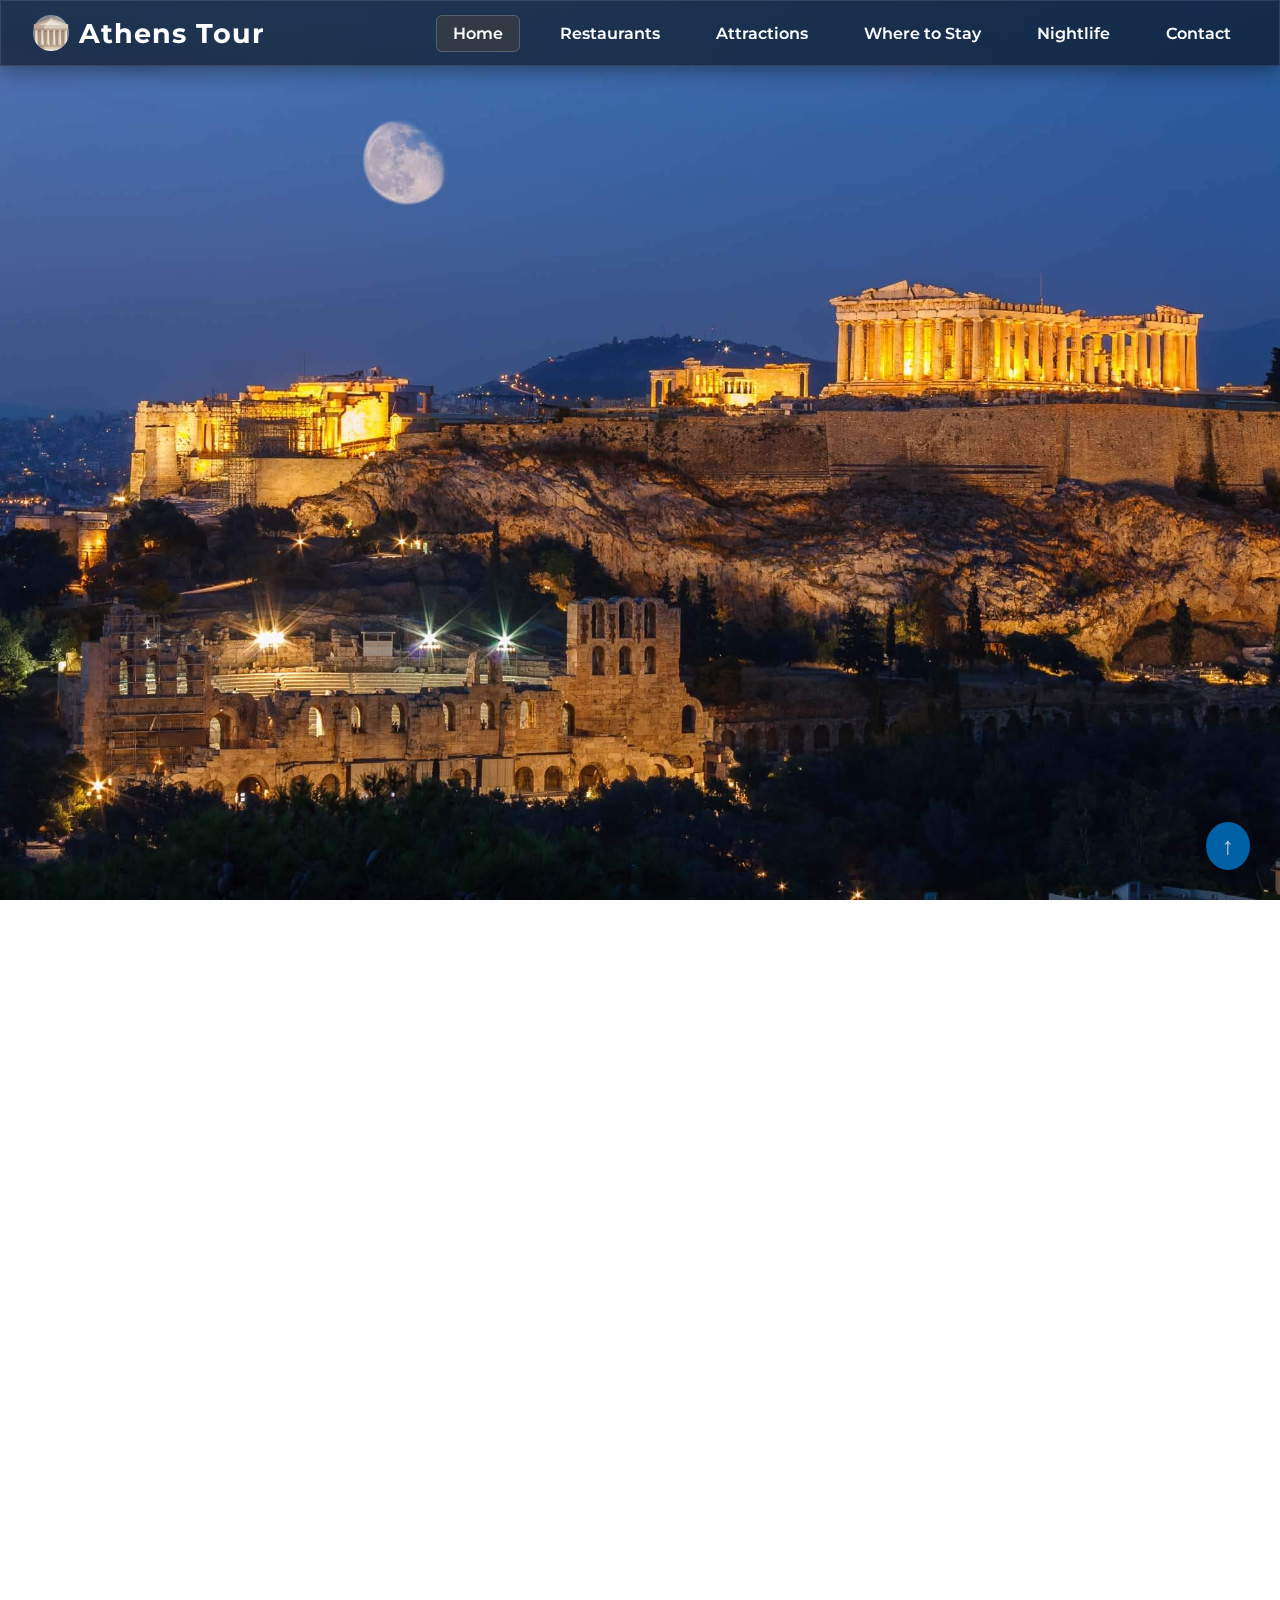
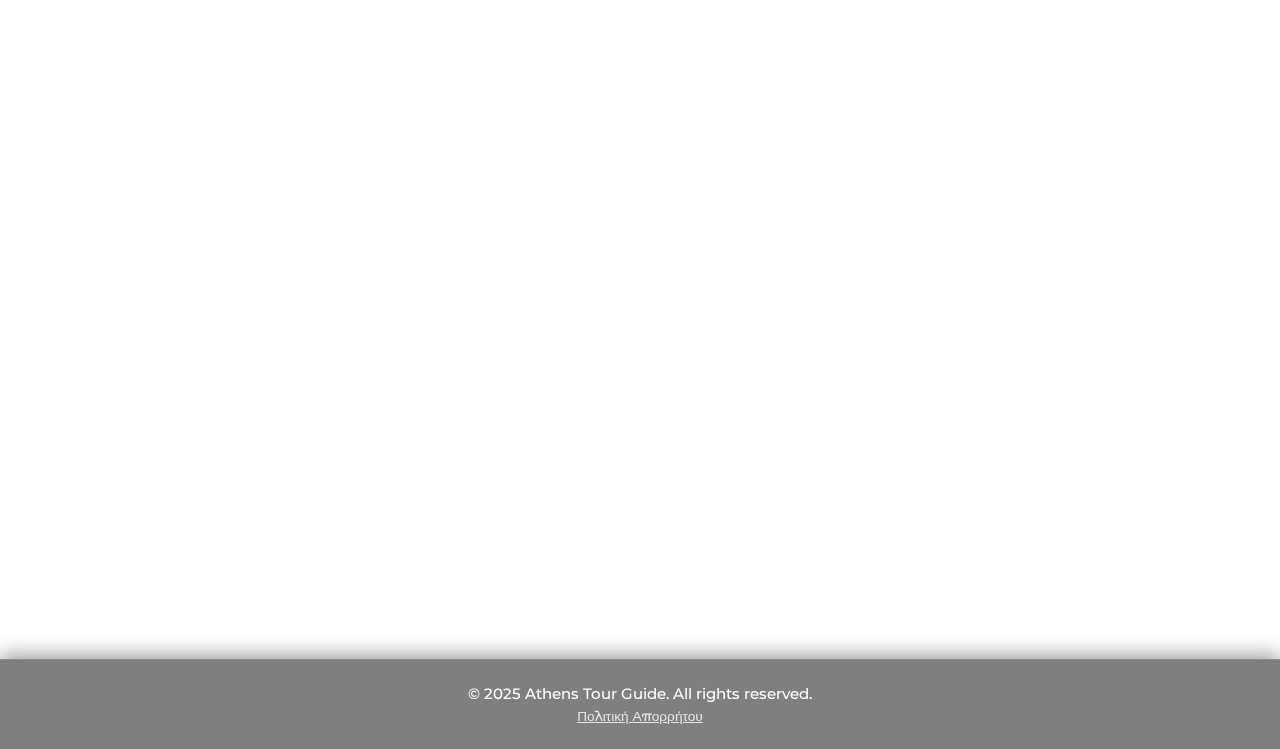
<file: index.html>
<!DOCTYPE html>
<html lang="en">
<head>
  <meta charset="UTF-8">
  <meta name="viewport" content="width=device-width, initial-scale=1.0" >
  <title>Athens Tour Guide | Explore the City</title>
  <link rel="icon" href="icons/ath_logo.png" type="image/png" >
  <link rel="stylesheet" href="css/style.css" >
  <link rel="stylesheet" href="css/restaurants-style.css" >
  <link rel="stylesheet" href="css/index-style.css" >
  <link href="https://fonts.googleapis.com/css2?family=Montserrat:wght@400;600&display=swap" rel="stylesheet">
</head>
<body>
  <div class="background-blur"></div>

  <nav class="navbar">
    <div class="logo">
      <img src="icons/logo.png" alt="Athens Tour Logo" class="logo-img" >
      Athens Tour
    </div>
    <ul class="nav-links">
      <li><a href="index.html" class="active">Home</a></li>
      <li><a href="restaurants.html">Restaurants</a></li>
      <li><a href="attractions.html">Attractions</a></li>
      <li><a href="stay.html">Where to Stay</a></li>
      <li><a href="nightlife.html">Nightlife</a></li>
      <li><a href="contact.html">Contact</a></li>
    </ul>
    <div class="menu-toggle" id="mobile-menu">☰</div>
  </nav>

  <header class="hero">
    <div class="hero-box fade-in">
      <div class="hero-content">
        <h1>Welcome to Athens</h1>
        <p>Welcome to Athens Tour Guide, your ultimate companion to discovering the rich culture, history, cuisine, and lifestyle of the Greek capital. Whether you're a first-time visitor or a returning explorer, this platform is designed to help you navigate and enjoy Athens to the fullest. Dive into curated suggestions, hand-picked locations, and trusted recommendations from locals and travelers alike. Let us guide you through the marvels of ancient heritage and the energy of modern urban life — all in one place.</p>
        <a href="#sections" class="cta-button">Explore Now</a>
      </div>
    </div>
  </header>

  <section class="container" id="sections">
    <div class="cards">
      <a href="restaurants.html" class="card card-link fade-in">
        <img src="photos_for_index/restaurants.jpg" alt="Restaurants">
        <h2>Restaurants</h2>
        <p>Embark on a flavorful journey through Athens' dynamic food scene. From traditional Greek tavernas serving moussaka and souvlaki, to award-winning fine dining spots, you'll find something delicious at every corner. This section provides reviews, locations, and highlights to satisfy every palate.</p>
      </a>
      <a href="attractions.html" class="card card-link fade-in">
        <img src="photos_for_index/attractions.jpg" alt="Attractions">
        <h2>Attractions</h2>
        <p>Marvel at the ancient wonders like the Acropolis and Temple of Olympian Zeus, or explore modern architectural gems and museums. Discover Athens' rich heritage, vibrant neighborhoods, and breathtaking viewpoints with in-depth guides and visitor tips.</p>
      </a>
      <a href="stay.html" class="card card-link fade-in">
        <img src="photos_for_index/stay.jpg" alt="Where to Stay">
        <h2>Where to Stay</h2>
        <p>Whether you're looking for luxury hotels with Acropolis views, boutique apartments in Plaka, or budget-friendly hostels near the metro, our accommodation guide helps you find your perfect stay. Filter by neighborhood, budget, or style.</p>
      </a>
      <a href="nightlife.html" class="card card-link fade-in">
        <img src="photos_for_index/nightlife.jpg" alt="Nightlife">
        <h2>Nightlife</h2>
        <p>Athens after dark is full of surprises. Discover rooftop cocktail bars with stunning views, underground clubs with electronic beats, traditional bouzoukia stages, and cozy jazz spots. This section unveils the city's buzzing nocturnal identity.</p>
      </a>
      <a href="contact.html" class="card card-link fade-in">
        <img src="photos_for_index/contact.jpg" alt="Contact">
        <h2>Contact With Us</h2>
        <p>We'd love to hear from you! Whether you have a question, a suggestion, or want to collaborate, feel free to get in touch. Our contact page includes all the ways you can reach out to the Athens Tour Guide team directly.</p>
      </a>
    </div>
  </section>

  <a href="#sections" class="back-to-top" title="Go to top">↑</a>

  <footer>
    &copy; 2025 Athens Tour Guide. All rights reserved.
    <br>
    <a href="javascript:void(0);" class="footer-link">Πολιτική Απορρήτου</a>
  </footer>

  <script src="js/script.js"></script>
  <script>
  const bg = document.querySelector('.background-blur');
  const images = [
    'images/slide1.jpg',
    'images/slide2.jpg',
    'images/slide3.jpg',
    'images/slide4.jpg',
  ];
  let i = 0;

  setInterval(() => {
    i = (i + 1) % images.length;
    bg.style.backgroundImage = `url('${images[i]}')`;
  }, 4000); 
</script>
</body>
</html>
</file>
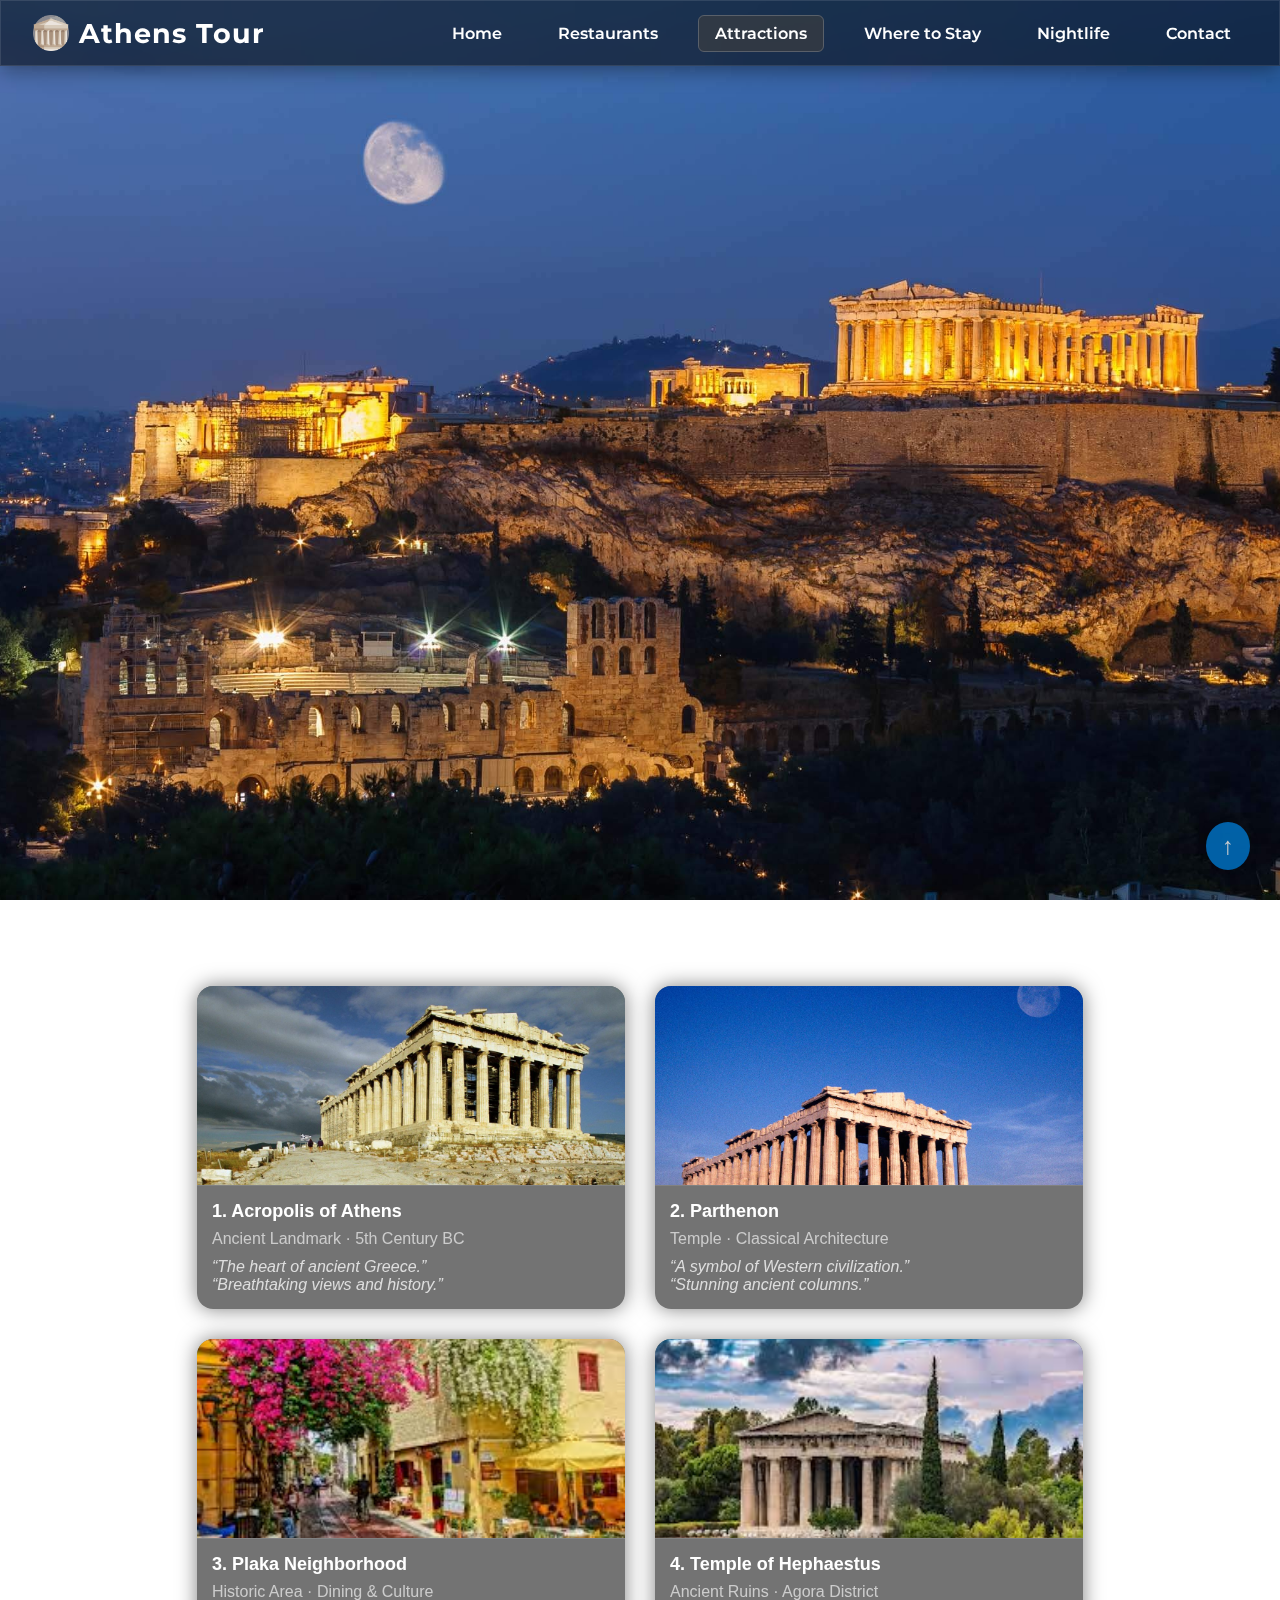
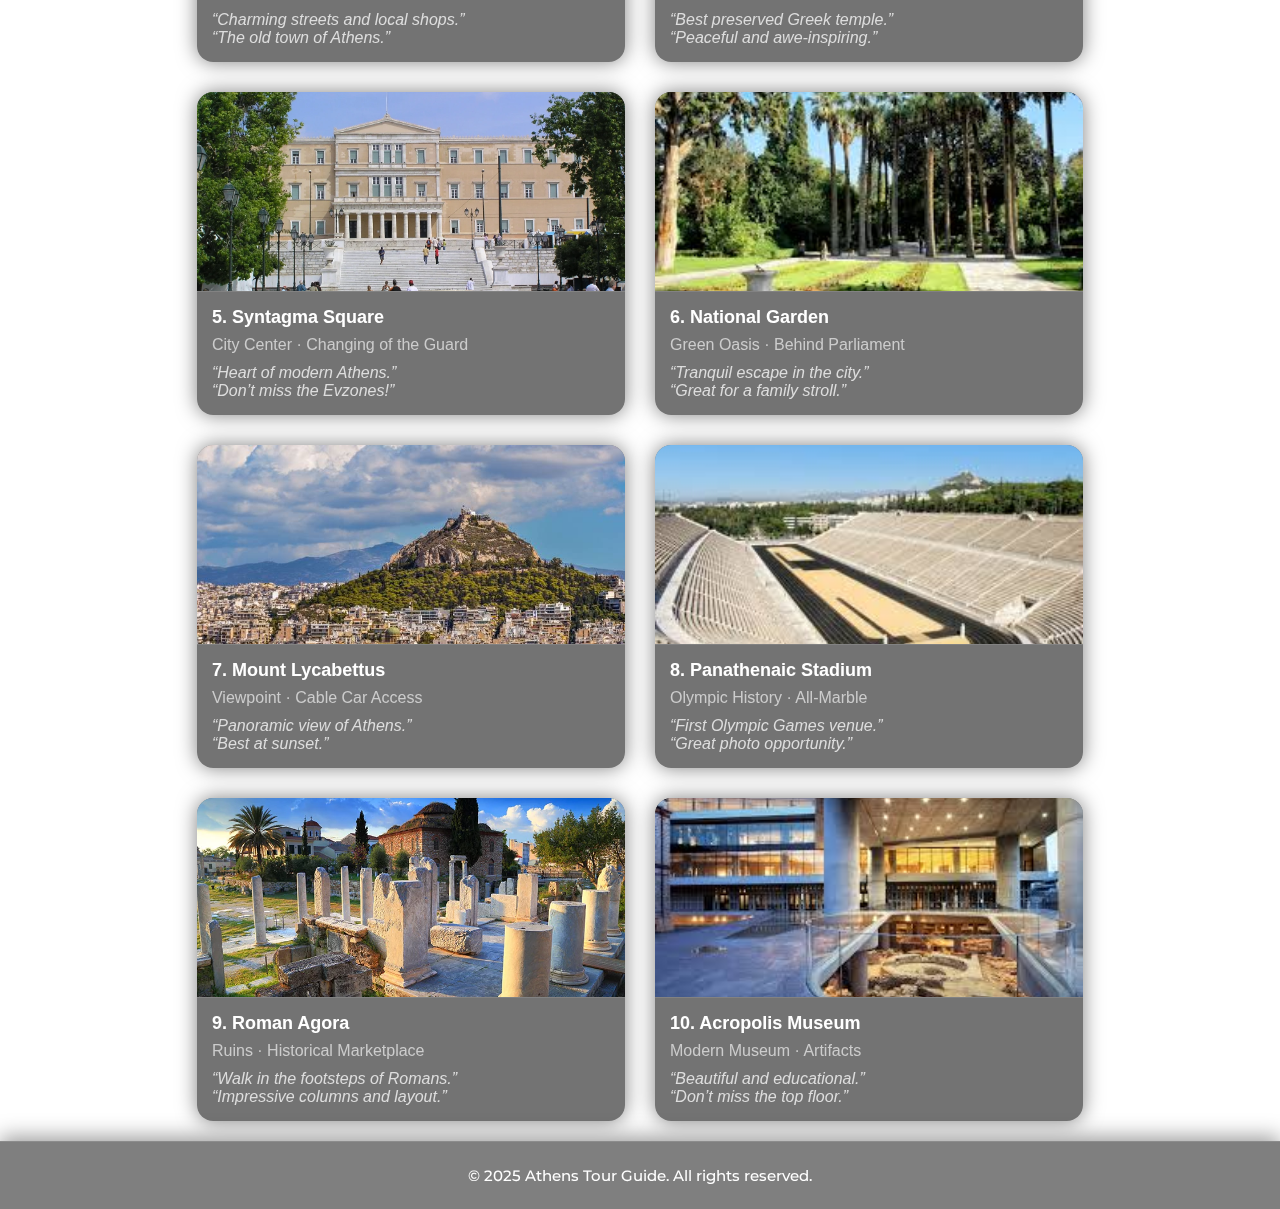
<file: attractions.html>
<!DOCTYPE html>
<html lang="en">
<head>
  <meta charset="UTF-8">
   <link rel="icon" type="image/png" href="icons/ath_logo.png">
  <title>Top Attractions in Athens</title>
  <meta name="viewport" content="width=device-width, initial-scale=1.0">
  <link rel="stylesheet" href="css/style.css">
  <link rel="stylesheet" href="css/restaurants-style.css">
  	<!-- Εισαγωγή της γραμματοσειράς Montserrat από Google Fonts -->
	<link href="https://fonts.googleapis.com/css2?family=Montserrat:wght@400;600&display=swap" rel="stylesheet">
</head>
<body>
  <div class="background-blur"></div>
  <!-- Navbar -->
  <nav class="navbar">
       <div class="logo">
  <img src="icons/logo.png" alt="Logo" class="logo-img">
  Athens Tour
</div>
    <ul class="nav-links">
      <li><a href="index.html">Home</a></li>
      <li><a href="restaurants.html">Restaurants</a></li>
      <li><a href="attractions.html" class="active">Attractions</a></li>
      <li><a href="stay.html">Where to Stay</a></li>
      <li><a href="nightlife.html">Nightlife</a></li>
      <li><a href="contact.html">Contact</a></li>
    </ul>
    <div class="menu-toggle" id="mobile-menu">☰</div>
  </nav>

  <!-- Hero section -->
  <header class="hero">
    <div class="hero-box fade-in">
      <div class="hero-content">
        <h1>Must-See Attractions in Athens</h1>
        <p>Explore the rich history and beauty of the city</p>
        <a href="#attraction-list" class="cta-button">Explore Now</a>
      </div>
    </div>
  </header>

  <!-- Grid list of attractions -->
  <section class="container" id="attraction-list">
    <div class="restaurant-grid">
      <!-- 10 Attractions -->
      <!-- 1 -->
      <div class="restaurant">
        <img src="photos_for_attractions/attraction1.jpg" alt="Acropolis">
        <div class="restaurant-info">
          <h2>1. Acropolis of Athens</h2>
          <div class="category"> Ancient Landmark · 5th Century BC</div>
          <div class="quotes">
            “The heart of ancient Greece.”<br>
            “Breathtaking views and history.”
          </div>
        </div>
      </div>
      <!-- 2 -->
      <div class="restaurant">
        <img src="photos_for_attractions/attraction2.jpg" alt="Parthenon">
        <div class="restaurant-info">
          <h2>2. Parthenon</h2>
          <div class="category"> Temple · Classical Architecture</div>
          <div class="quotes">
            “A symbol of Western civilization.”<br>
            “Stunning ancient columns.”
          </div>
        </div>
      </div>
      <!-- 3 -->
      <div class="restaurant">
        <img src="photos_for_attractions/attraction3.jpg" alt="Plaka">
        <div class="restaurant-info">
          <h2>3. Plaka Neighborhood</h2>
          <div class="category"> Historic Area · Dining & Culture</div>
          <div class="quotes">
            “Charming streets and local shops.”<br>
            “The old town of Athens.”
          </div>
        </div>
      </div>
      <!-- 4 -->
      <div class="restaurant">
        <img src="photos_for_attractions/attraction4.jpg" alt="Temple of Hephaestus">
        <div class="restaurant-info">
          <h2>4. Temple of Hephaestus</h2>
          <div class="category"> Ancient Ruins · Agora District</div>
          <div class="quotes">
            “Best preserved Greek temple.”<br>
            “Peaceful and awe-inspiring.”
          </div>
        </div>
      </div>
      <!-- 5 -->
      <div class="restaurant">
        <img src="photos_for_attractions/attraction5.jpg" alt="Syntagma Square">
        <div class="restaurant-info">
          <h2>5. Syntagma Square</h2>
          <div class="category"> City Center · Changing of the Guard</div>
          <div class="quotes">
            “Heart of modern Athens.”<br>
            “Don’t miss the Evzones!”
          </div>
        </div>
      </div>
      <!-- 6 -->
      <div class="restaurant">
        <img src="photos_for_attractions/attraction6.jpg" alt="National Garden">
        <div class="restaurant-info">
          <h2>6. National Garden</h2>
          <div class="category"> Green Oasis · Behind Parliament</div>
          <div class="quotes">
            “Tranquil escape in the city.”<br>
            “Great for a family stroll.”
          </div>
        </div>
      </div>
      <!-- 7 -->
      <div class="restaurant">
        <img src="photos_for_attractions/attraction7.jpg" alt="Mount Lycabettus">
        <div class="restaurant-info">
          <h2>7. Mount Lycabettus</h2>
          <div class="category"> Viewpoint · Cable Car Access</div>
          <div class="quotes">
            “Panoramic view of Athens.”<br>
            “Best at sunset.”
          </div>
        </div>
      </div>
      <!-- 8 -->
      <div class="restaurant">
        <img src="photos_for_attractions/attraction8.jpg" alt="Panathenaic Stadium">
        <div class="restaurant-info">
          <h2>8. Panathenaic Stadium</h2>
          <div class="category">Olympic History · All-Marble</div>
          <div class="quotes">
            “First Olympic Games venue.”<br>
            “Great photo opportunity.”
          </div>
        </div>
      </div>
      <!-- 9 -->
      <div class="restaurant">
        <img src="photos_for_attractions/attraction9.jpg" alt="Roman Agora">
        <div class="restaurant-info">
          <h2>9. Roman Agora</h2>
          <div class="category"> Ruins · Historical Marketplace</div>
          <div class="quotes">
            “Walk in the footsteps of Romans.”<br>
            “Impressive columns and layout.”
          </div>
        </div>
      </div>
      <!-- 10 -->
      <div class="restaurant">
        <img src="photos_for_attractions/attraction10.jpg" alt="Museum of Acropolis">
        <div class="restaurant-info">
          <h2>10. Acropolis Museum</h2>
          <div class="category"> Modern Museum · Artifacts</div>
          <div class="quotes">
            “Beautiful and educational.”<br>
            “Don’t miss the top floor.”
          </div>
        </div>
      </div>
    </div>
  </section>

  <!-- Back to top -->
  <a href="#attraction-list" class="back-to-top" title="Go to top">↑</a>

  <!-- Footer -->
  <footer>
    &copy; 2025 Athens Tour Guide. All rights reserved.
  </footer>
  <script src="js/script.js"></script>
</body>
</html>
</file>
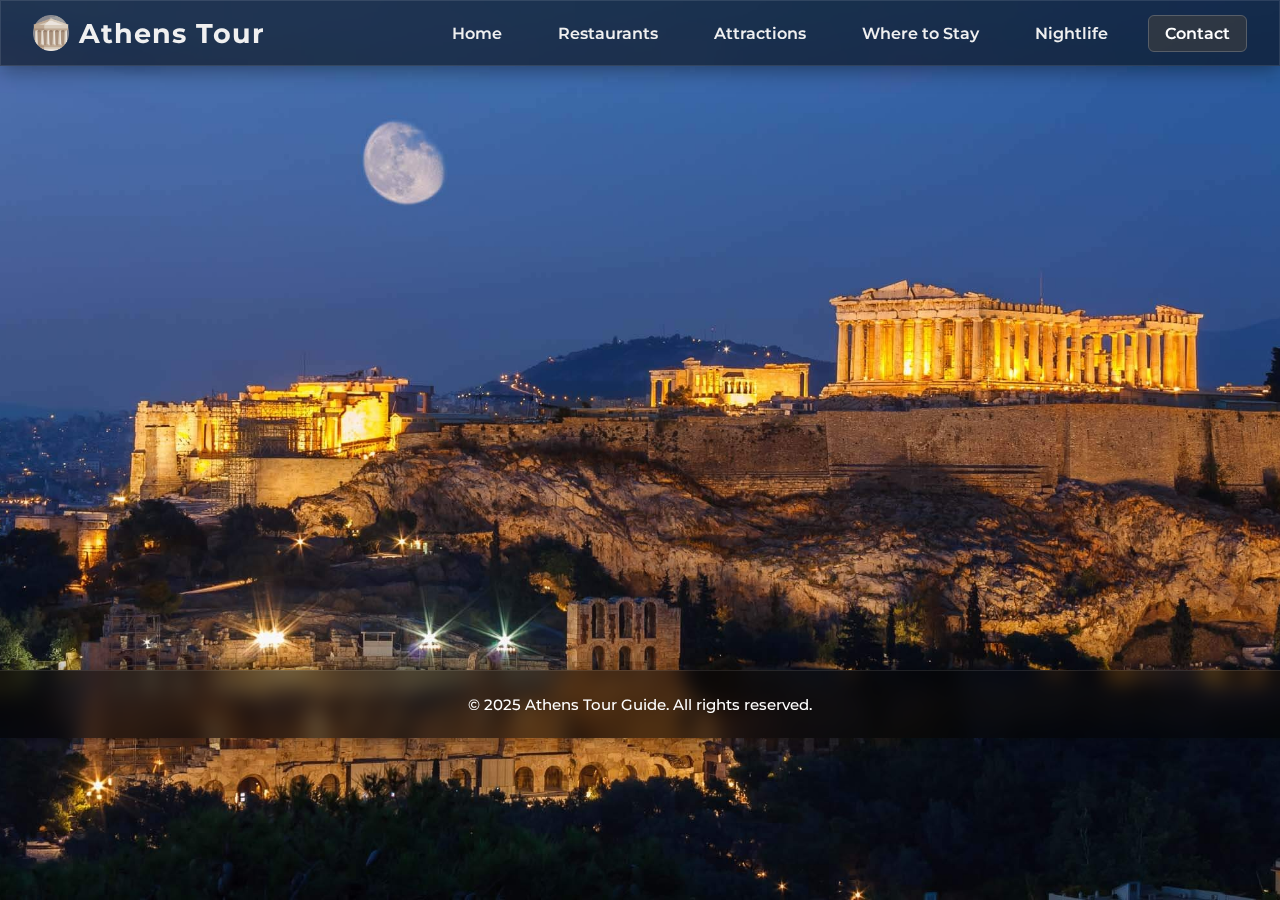
<file: contact.html>
<!DOCTYPE html>
<html lang="en">
<head>
  <meta charset="UTF-8">
  <title>Contact Us | Athens Tour</title>
  <link rel="icon" type="image/png" href="icons/ath_logo.png">
  <meta name="viewport" content="width=device-width, initial-scale=1.0">
  <link rel="stylesheet" href="css/style.css">
  <link rel="stylesheet" href="css/contact-style.css">
  	<!-- Εισαγωγή της γραμματοσειράς Montserrat από Google Fonts -->
	<link href="https://fonts.googleapis.com/css2?family=Montserrat:wght@400;600&display=swap" rel="stylesheet">
</head>
<body>
  <div class="background-blur"></div>
  <nav class="navbar">
        <div class="logo">
  <img src="icons/logo.png" alt="Logo" class="logo-img">
  Athens Tour
</div>
    <ul class="nav-links">
      <li><a href="index.html">Home</a></li>
      <li><a href="restaurants.html">Restaurants</a></li>
      <li><a href="attractions.html">Attractions</a></li>
      <li><a href="stay.html">Where to Stay</a></li>
      <li><a href="nightlife.html">Nightlife</a></li>
      <li><a href="contact.html" class="active">Contact</a></li>
    </ul>
    <div class="menu-toggle" id="mobile-menu">☰</div>
  </nav>

  <section class="contact-container fade-in">
    <h2>Contact Us</h2>

<form class="contact-form">
  <div class="form-row">
    <div class="form-group">
      <label for="name">Name</label>
      <input type="text" id="name" name="name" required>
    </div>
    <div class="form-group">
      <label for="email">Email</label>
      <input type="email" id="email" name="email" required>
    </div>
  </div>

  <div class="form-group">
    <label for="message">Message</label>
    <textarea id="message" name="message" rows="5" required></textarea>
  </div>

  <div class="form-buttons">
    <button type="submit" class="btn btn-primary">Send Message</button>
    <button type="reset" class="btn btn-secondary">Reset</button>
  </div>
</form>


    <div class="social-icons">
      <a href="#"><img src="icons/twitter.svg" alt="twitter-logo"></a>
      <a href="#"><img src="icons/facebook.svg" alt="facebook-logo"></a>
      <a href="#"><img src="icons/instagram.svg" alt="instagram-logo"></a>
    </div>
  </section>

  <footer>
    &copy; 2025 Athens Tour Guide. All rights reserved.
  </footer>

  <script src="js/script.js"></script>
</body>
</html>
</file>
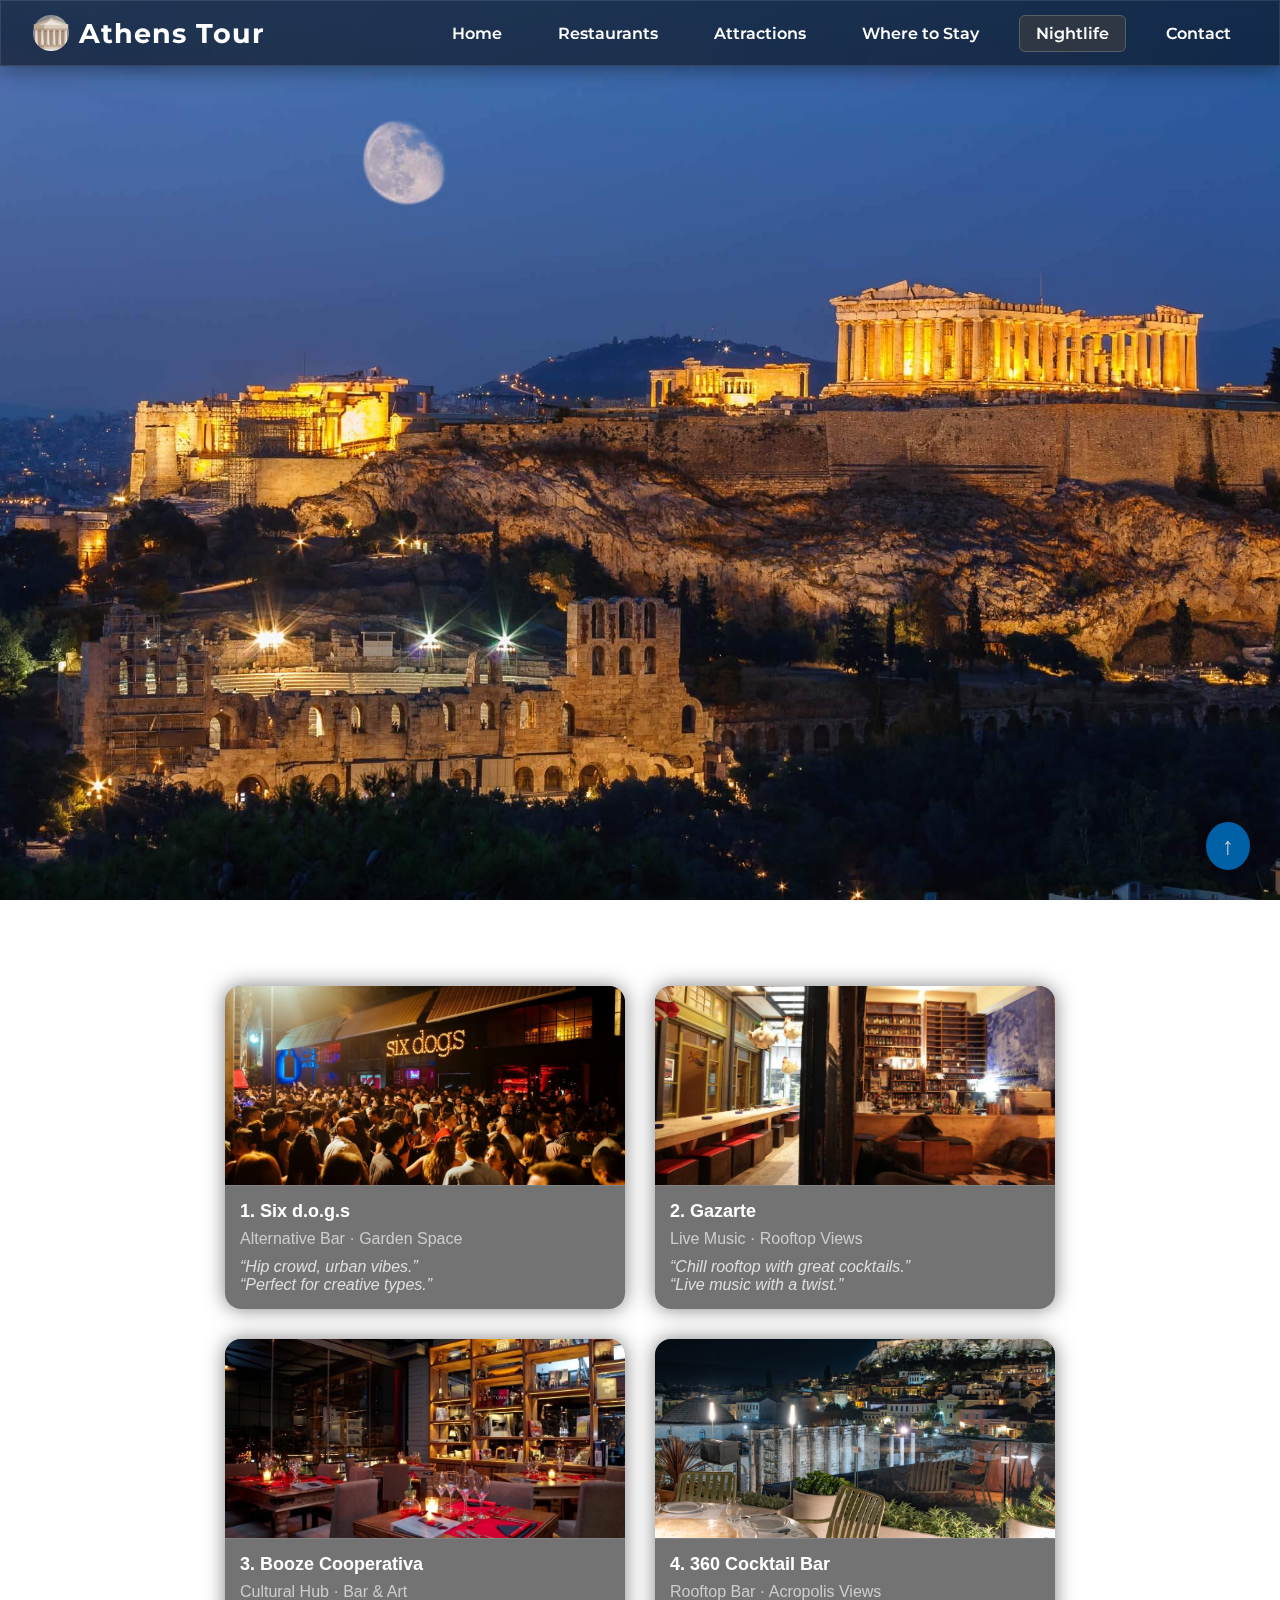
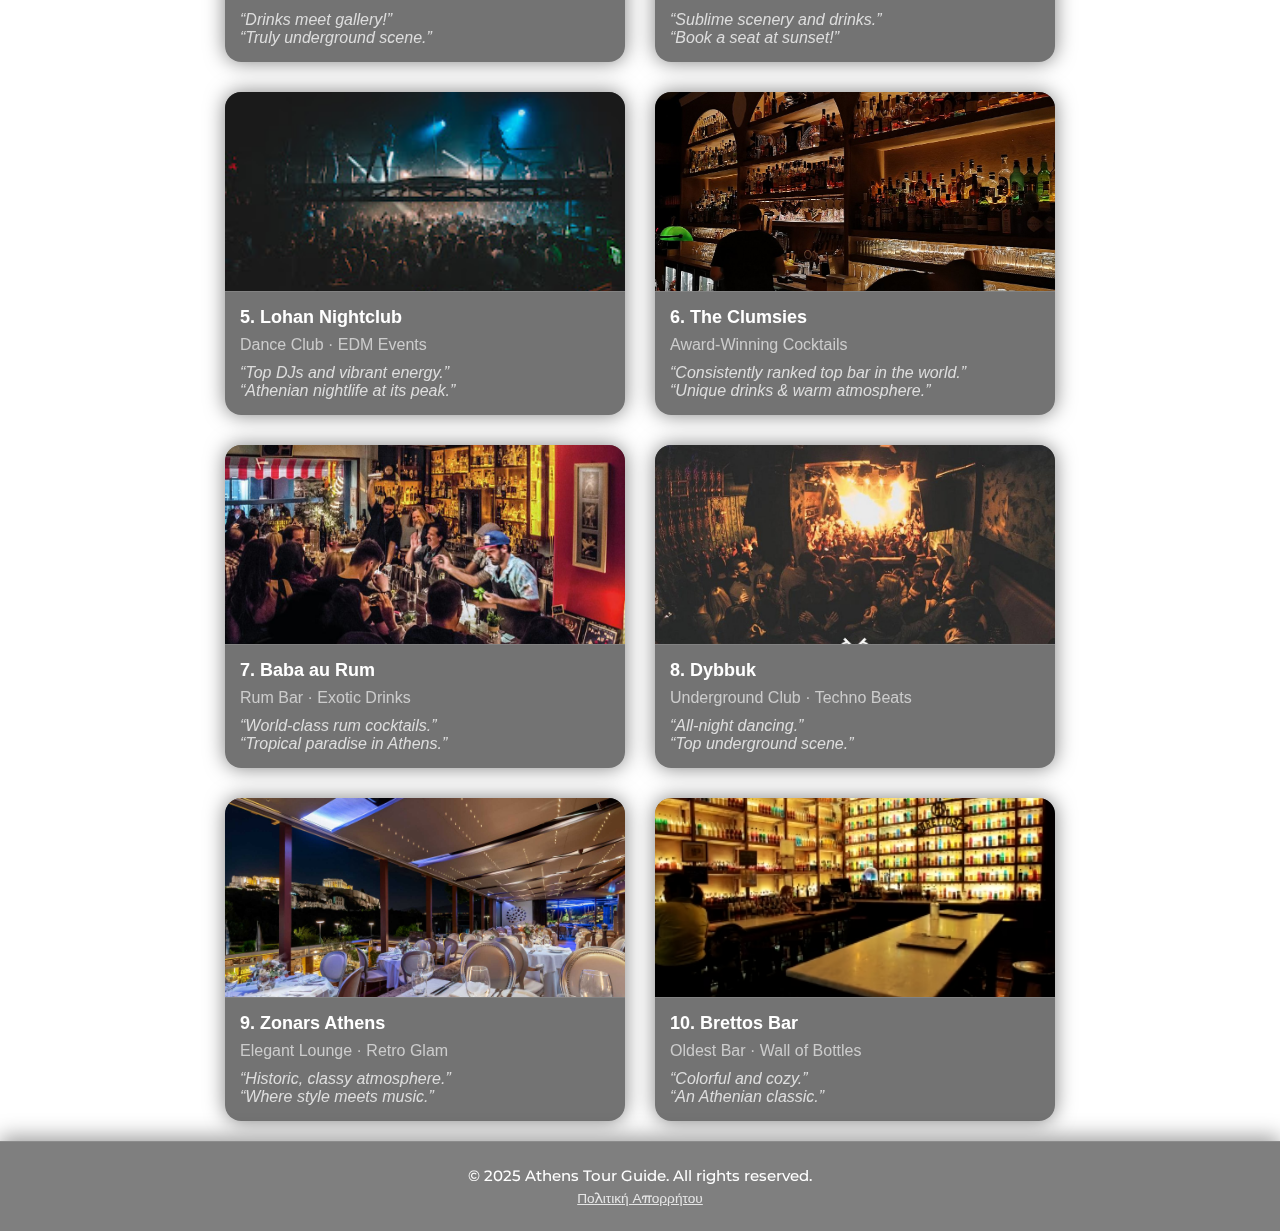
<file: nightlife.html>
<!DOCTYPE html>
<html lang="en">
<head>
  <meta charset="UTF-8">
   <link rel="icon" type="image/png" href="icons/ath_logo.png">
  <title>Nightlife in Athens</title>
  <meta name="viewport" content="width=device-width, initial-scale=1.0">
  <link rel="stylesheet" href="css/style.css">
  <link rel="stylesheet" href="css/restaurants-style.css">
  	<!-- Εισαγωγή της γραμματοσειράς Montserrat από Google Fonts -->
	<link href="https://fonts.googleapis.com/css2?family=Montserrat:wght@400;600&display=swap" rel="stylesheet">
</head>
<body>
  <div class="background-blur"></div>

  <!-- Navigation -->
  <nav class="navbar">
    <div class="logo">
  <img src="icons/logo.png" alt="Logo" class="logo-img">
  Athens Tour
</div>
    <ul class="nav-links">
      <li><a href="index.html">Home</a></li>
      <li><a href="restaurants.html">Restaurants</a></li>
      <li><a href="attractions.html">Attractions</a></li>
      <li><a href="stay.html">Where to Stay</a></li>
      <li><a href="nightlife.html" class="active">Nightlife</a></li>
      <li><a href="contact.html">Contact</a></li>
    </ul>
    <div class="menu-toggle" id="mobile-menu">☰</div>
  </nav>

  <!-- Hero section -->
  <header class="hero">
    <div class="hero-box fade-in">
      <div class="hero-content">
        <h1>Athens Nightlife Hotspots</h1>
        <p>Discover where the city comes alive after dark</p>
        <a href="#nightlife-list" class="cta-button">Explore Now</a>
      </div>
    </div>
  </header>

  <!-- Nightlife spots list -->
  <section class="container" id="nightlife-list">
    <div class="restaurant-grid">
      <!-- 10 Bars/Clubs -->
      <!-- 1 -->
      <div class="restaurant">
        <img src="photos_for_nightlife/nightlife1.jpg" alt="Six d.o.g.s">
        <div class="restaurant-info">
          <h2>1. Six d.o.g.s</h2>
          <div class="category"> Alternative Bar · Garden Space</div>
          <div class="quotes">
            “Hip crowd, urban vibes.”<br>
            “Perfect for creative types.”
          </div>
        </div>
      </div>
      <!-- 2 -->
      <div class="restaurant">
        <img src="photos_for_nightlife/nightlife2.jpg" alt="Gazarte">
        <div class="restaurant-info">
          <h2>2. Gazarte</h2>
          <div class="category"> Live Music · Rooftop Views</div>
          <div class="quotes">
            “Chill rooftop with great cocktails.”<br>
            “Live music with a twist.”
          </div>
        </div>
      </div>
      <!-- 3 -->
      <div class="restaurant">
        <img src="photos_for_nightlife/nightlife3.jpg" alt="Booze Cooperativa">
        <div class="restaurant-info">
          <h2>3. Booze Cooperativa</h2>
          <div class="category"> Cultural Hub · Bar & Art</div>
          <div class="quotes">
            “Drinks meet gallery!”<br>
            “Truly underground scene.”
          </div>
        </div>
      </div>
      <!-- 4 -->
      <div class="restaurant">
        <img src="photos_for_nightlife/nightlife4.jpg" alt="360 Cocktail Bar">
        <div class="restaurant-info">
          <h2>4. 360 Cocktail Bar</h2>
          <div class="category">Rooftop Bar · Acropolis Views</div>
          <div class="quotes">
            “Sublime scenery and drinks.”<br>
            “Book a seat at sunset!”
          </div>
        </div>
      </div>
      <!-- 5 -->
      <div class="restaurant">
        <img src="photos_for_nightlife/nightlife5.jpg" alt="Lohan Club">
        <div class="restaurant-info">
          <h2>5. Lohan Nightclub</h2>
          <div class="category"> Dance Club · EDM Events</div>
          <div class="quotes">
            “Top DJs and vibrant energy.”<br>
            “Athenian nightlife at its peak.”
          </div>
        </div>
      </div>
      <!-- 6 -->
      <div class="restaurant">
        <img src="photos_for_nightlife/nightlife6.jpg" alt="The Clumsies">
        <div class="restaurant-info">
          <h2>6. The Clumsies</h2>
          <div class="category"> Award-Winning Cocktails</div>
          <div class="quotes">
            “Consistently ranked top bar in the world.”<br>
            “Unique drinks & warm atmosphere.”
          </div>
        </div>
      </div>
      <!-- 7 -->
      <div class="restaurant">
        <img src="photos_for_nightlife/nightlife7.jpg" alt="Baba au Rum">
        <div class="restaurant-info">
          <h2>7. Baba au Rum</h2>
          <div class="category"> Rum Bar · Exotic Drinks</div>
          <div class="quotes">
            “World-class rum cocktails.”<br>
            “Tropical paradise in Athens.”
          </div>
        </div>
      </div>
      <!-- 8 -->
      <div class="restaurant">
        <img src="photos_for_nightlife/nightlife8.jpg" alt="Dybbuk">
        <div class="restaurant-info">
          <h2>8. Dybbuk</h2>
          <div class="category"> Underground Club · Techno Beats</div>
          <div class="quotes">
            “All-night dancing.”<br>
            “Top underground scene.”
          </div>
        </div>
      </div>
      <!-- 9 -->
      <div class="restaurant">
        <img src="photos_for_nightlife/nightlife9.jpg" alt="Zonars">
        <div class="restaurant-info">
          <h2>9. Zonars Athens</h2>
          <div class="category"> Elegant Lounge · Retro Glam</div>
          <div class="quotes">
            “Historic, classy atmosphere.”<br>
            “Where style meets music.”
          </div>
        </div>
      </div>
      <!-- 10 -->
      <div class="restaurant">
        <img src="photos_for_nightlife/nightlife10.jpg" alt="Brettos Bar">
        <div class="restaurant-info">
          <h2>10. Brettos Bar</h2>
          <div class="category"> Oldest Bar · Wall of Bottles</div>
          <div class="quotes">
            “Colorful and cozy.”<br>
            “An Athenian classic.”
          </div>
        </div>
      </div>
    </div>
  </section>

  <!-- Back to top -->
  <a href="#nightlife-list" class="back-to-top" title="Go to top">↑</a>

<footer>
  &copy; 2025 Athens Tour Guide. All rights reserved.
  <br>
  <a href="javascript:void(0);" class="footer-link">Πολιτική Απορρήτου</a>
</footer>
<script src="js/script.js"></script>
<script>
  const bg = document.querySelector('.background-blur');
  const section = document.querySelector('#nightlife-list');

  // Παρακολουθούμε πότε εμφανίζεται ή εξαφανίζεται το section στη σελίδα
  const observer = new IntersectionObserver(entries => {
    entries.forEach(entry => {
      if (entry.isIntersecting) {
        // Όταν το section είναι ορατό: ορίζουμε νυχτερινή εικόνα
        bg.style.backgroundImage = "url('images/night.jpg')";
      } else {
        // Όταν το section δεν είναι ορατό: επαναφορά στην αρχική εικόνα
        bg.style.backgroundImage = "url('images/acropolis.jpg')";
      }
    });
  }, {
    threshold: 0.3 // Ενεργοποιείται όταν το 30% του section είναι ορατό
  });

  observer.observe(section); // Ενεργοποιούμε την παρακολούθηση
</script>
</body>
</html>
</file>
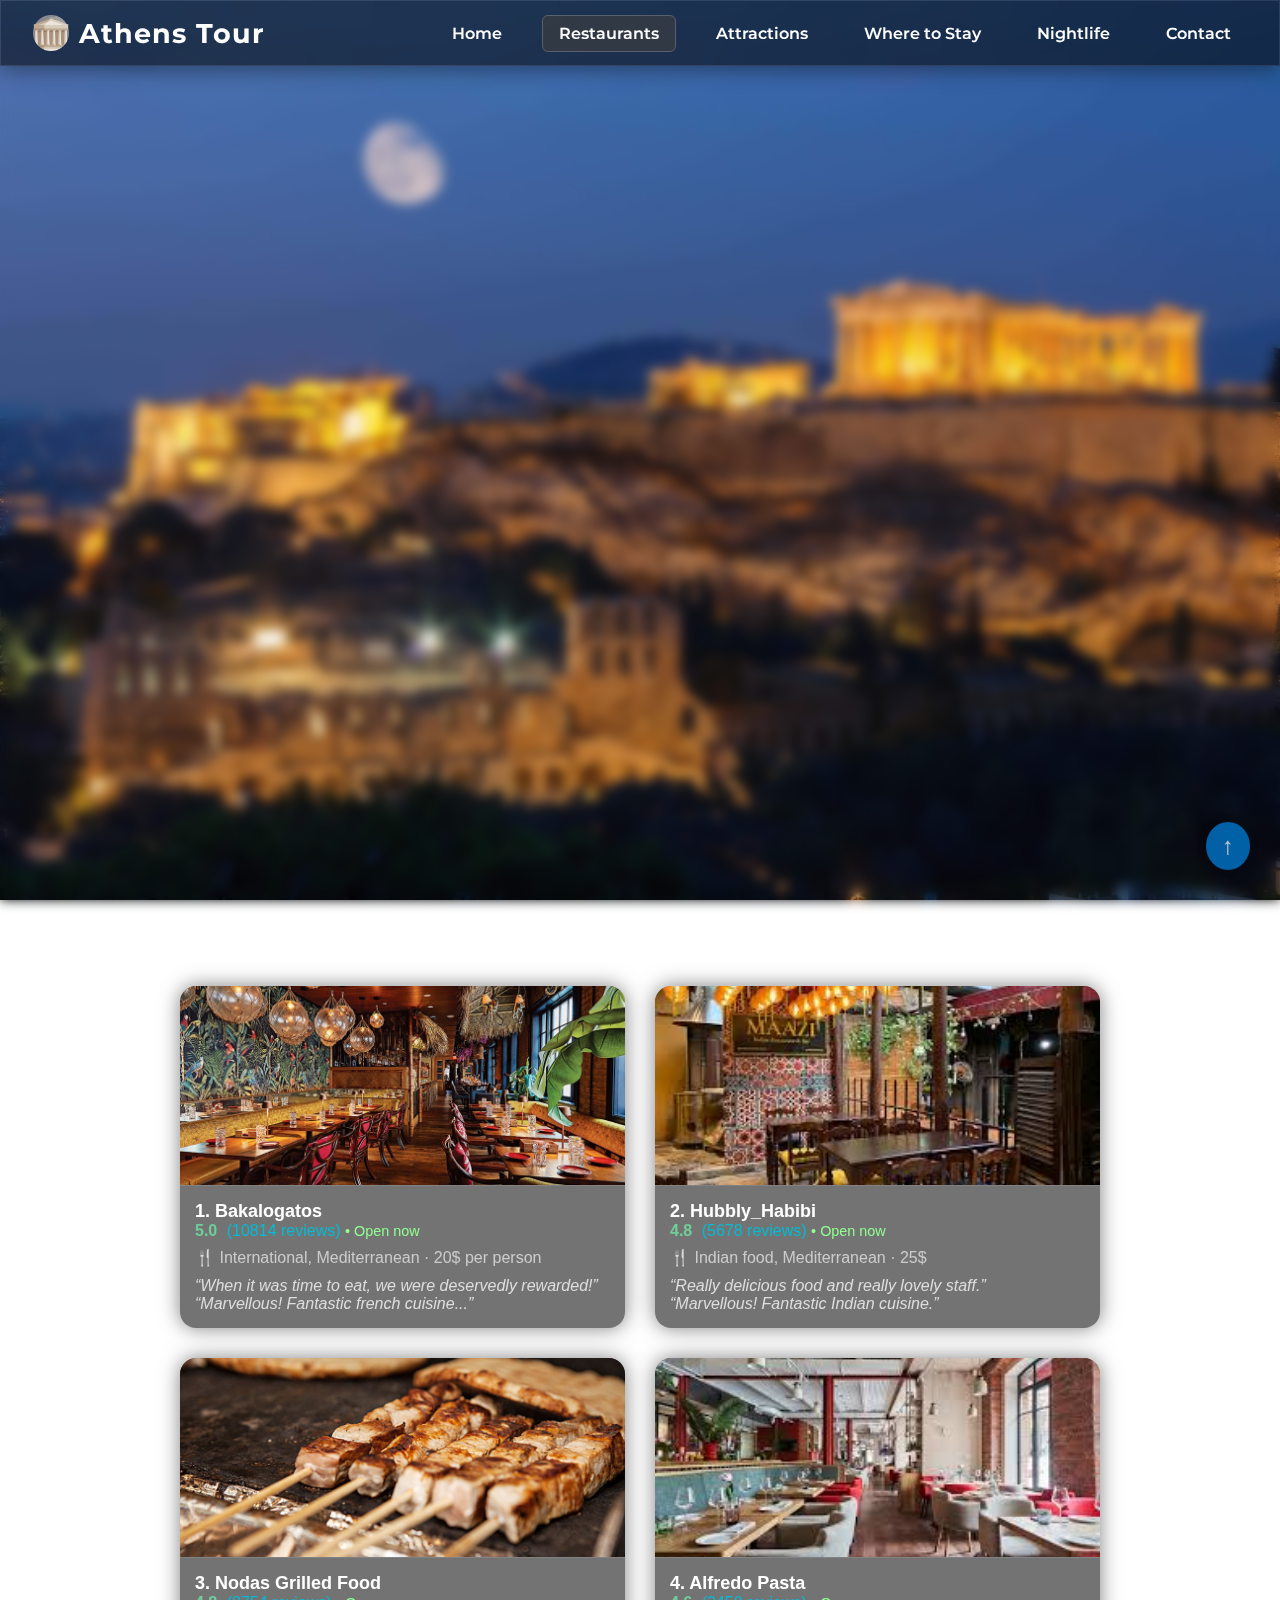
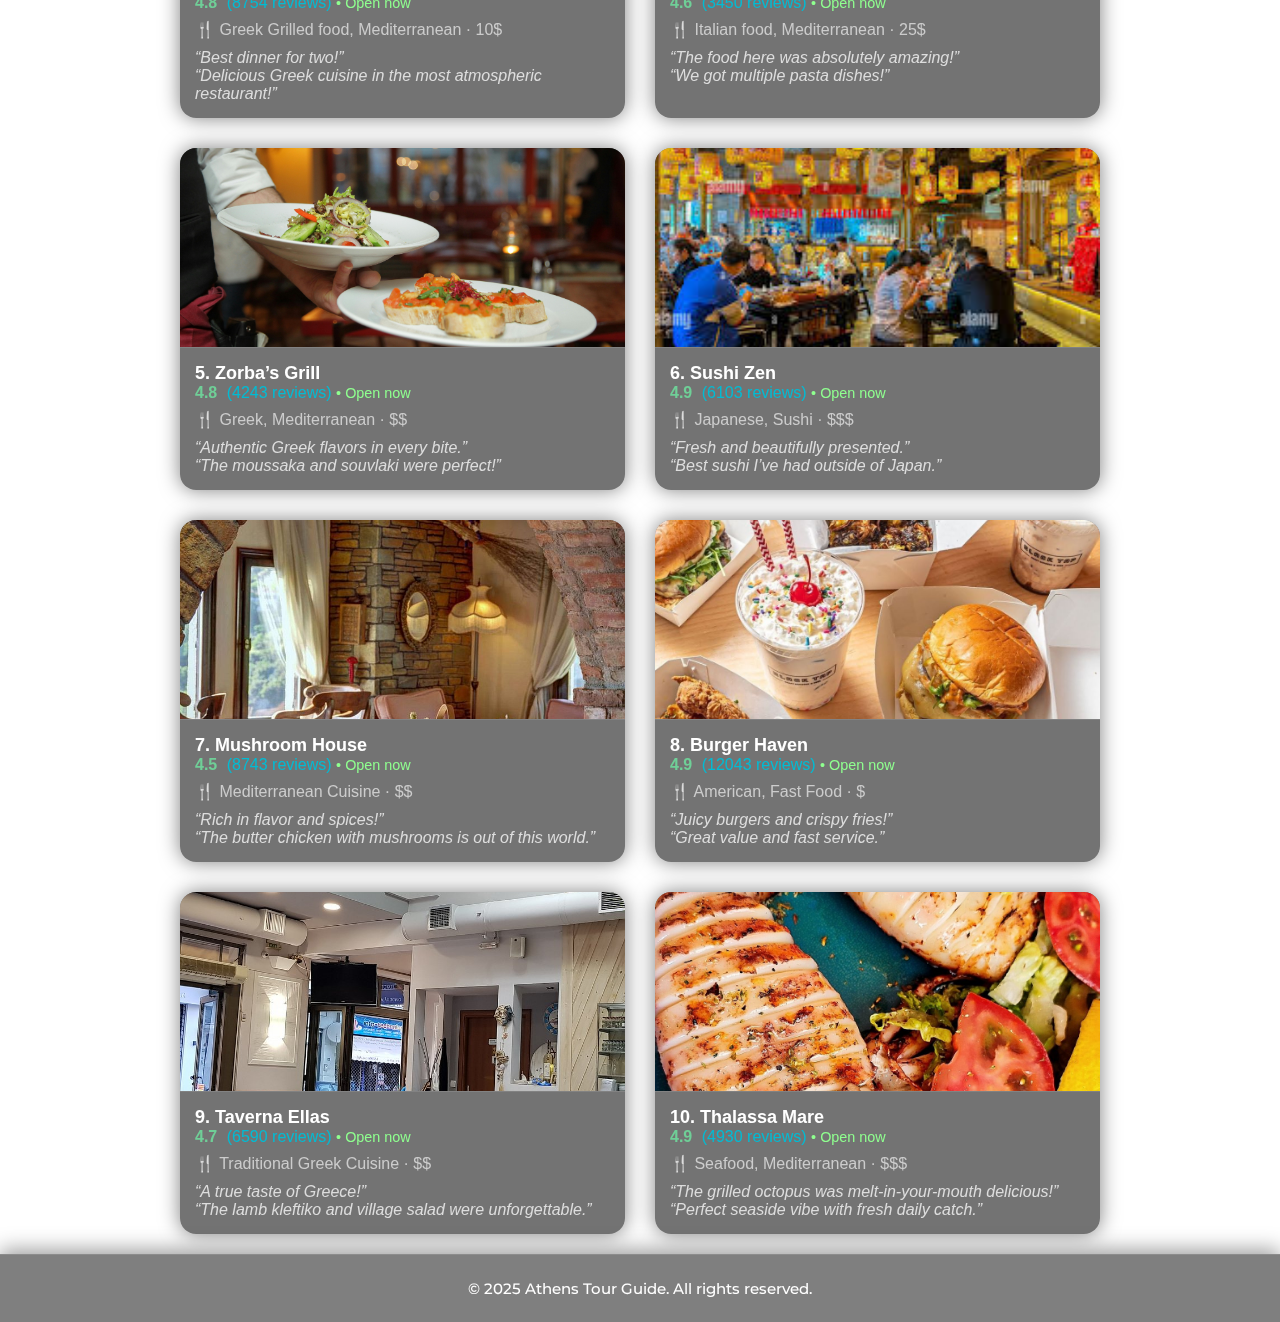
<file: restaurants.html>
<!DOCTYPE html>
<html lang="en">
<head>
  <meta charset="UTF-8">
  <title>Restaurants in Athens</title>
  <meta name="viewport" content="width=device-width, initial-scale=1.0">
   <link rel="icon" type="image/png" href="icons/ath_logo.png">
  <!-- General styles for layout and blur -->
  <link rel="stylesheet" href="css/style.css">
  <!-- Page-specific styles for restaurants -->
  <link rel="stylesheet" href="css/restaurants-style.css">
	<!-- Εισαγωγή της γραμματοσειράς Montserrat από Google Fonts -->
	<link href="https://fonts.googleapis.com/css2?family=Montserrat:wght@400;600&display=swap" rel="stylesheet">
</head>
<body>
  <!-- Background blur layer -->
  <div class="background-blur"></div>

  <!-- Navigation bar -->
  <nav class="navbar">
        <div class="logo">
  <img src="icons/logo.png" alt="Logo" class="logo-img">
  Athens Tour
</div>
    <ul class="nav-links">
      <li><a href="index.html">Home</a></li>
      <li><a href="restaurants.html" class="active">Restaurants</a></li>
      <li><a href="attractions.html">Attractions</a></li>
      <li><a href="stay.html">Where to Stay</a></li>
      <li><a href="nightlife.html">Nightlife</a></li>
      <li><a href="contact.html">Contact</a></li>
    </ul>
    <div class="menu-toggle" id="mobile-menu">☰</div>
  </nav>

  <!-- Full-height hero section with centered content and blur background -->
  <header class="hero">
    <div class="hero-box fade-in">
      <div class="hero-content">
        <h1>Top Restaurants in Athens</h1>
        <p>Discover the best places to eat</p>
        <!-- Scrolls to the restaurant list section -->
        <a href="#restaurant-list" class="cta-button">Explore Now</a>
      </div>
    </div>
  </header>

  <!-- Section for listing restaurants -->
  <section class="container" id="restaurant-list">
    <div class="restaurant-grid">

      <div class="restaurant">
        <img src="photos_for_restaurant/restaurant1.jpg" alt="Bakalogatos">
        <div class="restaurant-info">
          <h2>1. Bakalogatos</h2>
          <div>
            <span class="rating">5.0</span>
            <a class="reviews" href="javascript:void(0);">(10814 reviews)</a>
            <span class="open-status">• Open now</span>
          </div>
          <div class="category">🍴 International, Mediterranean · 20$ per person</div>
          <div class="quotes">
            “When it was time to eat, we were deservedly rewarded!”<br>
            “Marvellous! Fantastic french cuisine...”
          </div>
        </div>
      </div>

      <div class="restaurant">
        <img src="photos_for_restaurant/indian.jpg" alt="Indian">
        <div class="restaurant-info">
          <h2>2. Hubbly_Habibi</h2>
          <div>
            <span class="rating">4.8</span>
            <a class="reviews" href="javascript:void(0);">(5678 reviews)</a>
            <span class="open-status">• Open now</span>
          </div>
          <div class="category">🍴 Indian food, Mediterranean · 25$</div>
          <div class="quotes">
            “Really delicious food and really lovely staff.”<br>
            “Marvellous! Fantastic Indian cuisine.”
          </div>
        </div>
      </div>

      <div class="restaurant">
        <img src="photos_for_restaurant/kalamakia.jpg" alt="kalamakia">
        <div class="restaurant-info">
          <h2>3. Nodas Grilled Food</h2>
          <div>
            <span class="rating">4.8</span>
            <a class="reviews" href="javascript:void(0);">(8754 reviews)</a>
            <span class="open-status">• Open now</span>
          </div>
          <div class="category">🍴 Greek Grilled food, Mediterranean · 10$</div>
          <div class="quotes">
            “Best dinner for two!”<br>
            “Delicious Greek cuisine in the most atmospheric restaurant!”
          </div>
        </div>
      </div>

      <div class="restaurant">
        <img src="photos_for_restaurant/italian.jpg" alt="Italian">
        <div class="restaurant-info">
          <h2>4. Alfredo Pasta</h2>
          <div>
            <span class="rating">4.6</span>
            <a class="reviews" href="javascript:void(0);">(3450 reviews)</a>
            <span class="open-status">• Open now</span>
          </div>
          <div class="category">🍴 Italian food, Mediterranean · 25$</div>
          <div class="quotes">
            “The food here was absolutely amazing!”<br>
            “We got multiple pasta dishes!”
          </div>
        </div>
      </div>

      <div class="restaurant">
        <img src="photos_for_restaurant/restaurant2.jpg" alt="Greek Tavern">
        <div class="restaurant-info">
          <h2>5. Zorba’s Grill</h2>
          <div>
            <span class="rating">4.8</span>
            <a class="reviews" href="javascript:void(0);">(4243 reviews)</a>
            <span class="open-status">• Open now</span>
          </div>
          <div class="category">🍴 Greek, Mediterranean · $$</div>
          <div class="quotes">
            “Authentic Greek flavors in every bite.”<br>
            “The moussaka and souvlaki were perfect!”
          </div>
        </div>
      </div>

      <div class="restaurant">
        <img src="photos_for_restaurant/chin_restaurant.jpg" alt="Sushi Spot">
        <div class="restaurant-info">
          <h2>6. Sushi Zen</h2>
          <div>
            <span class="rating">4.9</span>
            <a class="reviews" href="javascript:void(0);">(6103 reviews)</a>
            <span class="open-status">• Open now</span>
          </div>
          <div class="category">🍴 Japanese, Sushi · $$$</div>
          <div class="quotes">
            “Fresh and beautifully presented.”<br>
            “Best sushi I’ve had outside of Japan.”
          </div>
        </div>
      </div>

      <div class="restaurant">
        <img src="photos_for_restaurant/aeriko.jpg" alt="Mediterranean">
        <div class="restaurant-info">
          <h2>7. Mushroom House</h2>
          <div>
            <span class="rating">4.5</span>
            <a class="reviews" href="javascript:void(0);">(8743 reviews)</a>
            <span class="open-status">• Open now</span>
          </div>
          <div class="category">🍴 Mediterranean Cuisine · $$</div>
          <div class="quotes">
            “Rich in flavor and spices!”<br>
            “The butter chicken with mushrooms is out of this world.”
          </div>
        </div>
      </div>

      <div class="restaurant">
        <img src="photos_for_restaurant/burger.jpg" alt="Burger House">
        <div class="restaurant-info">
          <h2>8. Burger Haven</h2>
          <div>
            <span class="rating">4.9</span>
            <a class="reviews" href="javascript:void(0);">(12043 reviews)</a>
            <span class="open-status">• Open now</span>
          </div>
          <div class="category">🍴 American, Fast Food · $</div>
          <div class="quotes">
            “Juicy burgers and crispy fries!”<br>
            “Great value and fast service.”
          </div>
        </div>
      </div>

      <div class="restaurant">
        <img src="photos_for_restaurant/bokos.jpg" alt="Traditional Greek">
        <div class="restaurant-info">
          <h2>9. Taverna Ellas</h2>
          <div>
            <span class="rating">4.7</span>
            <a class="reviews" href="javascript:void(0);">(6590 reviews)</a>
            <span class="open-status">• Open now</span>
          </div>
          <div class="category">🍴 Traditional Greek Cuisine · $$</div>
          <div class="quotes">
            “A true taste of Greece!”<br>
            “The lamb kleftiko and village salad were unforgettable.”
          </div>
        </div>
      </div>

      <div class="restaurant">
        <img src="photos_for_restaurant/galanos.jpg" alt="Seafood Delight">
        <div class="restaurant-info">
          <h2>10. Thalassa Mare</h2>
          <div>
            <span class="rating">4.9</span>
            <a class="reviews" href="javascript:void(0);">(4930 reviews)</a>
            <span class="open-status">• Open now</span>
          </div>
          <div class="category">🍴 Seafood, Mediterranean · $$$</div>
          <div class="quotes">
            “The grilled octopus was melt-in-your-mouth delicious!”<br>
            “Perfect seaside vibe with fresh daily catch.”
          </div>
        </div>
      </div>

    </div>
  </section>

  <!-- Back to Top Button for user convenience -->
  <a href="#restaurant-list" class="back-to-top" title="Go to top">↑</a>

  <!-- Footer with copyright -->
  <footer>
    &copy; 2025 Athens Tour Guide. All rights reserved.
  </footer>
  <script src="js/script.js"> </script>
  <script>
  const bg = document.querySelector('.background-blur');
  const section = document.querySelector('#restaurant-list');
// Απενεργοποιούμε το animation blurIn μόλις φορτωθεί η σελίδα
bg.style.animation = "none";
  // Παρακολουθούμε πότε εμφανίζεται ή εξαφανίζεται το section στη σελίδα
  const observer = new IntersectionObserver(entries => {
    entries.forEach(entry => {
      if (entry.isIntersecting) {
        // Όταν το section είναι ορατό: ορίζουμε νυχτερινή εικόνα
        bg.style.backgroundImage = "url('images/restaurant_background.jpg')";
		bg.style.filter = "blur(1px)"; // λιγότερο θόλωμα
      } else {
        // Όταν το section δεν είναι ορατό: επαναφορά στην αρχική εικόνα
        bg.style.backgroundImage = "url('images/acropolis.jpg')";
		bg.style.filter = "blur(6px)"; // ξανά έντονο blur
      }
    });
  }, {
    threshold: 0.2 // Ενεργοποιείται όταν το 20% του section είναι ορατό
  });

  observer.observe(section); // Ενεργοποιούμε την παρακολούθηση
</script>
</body>
</html>
</file>
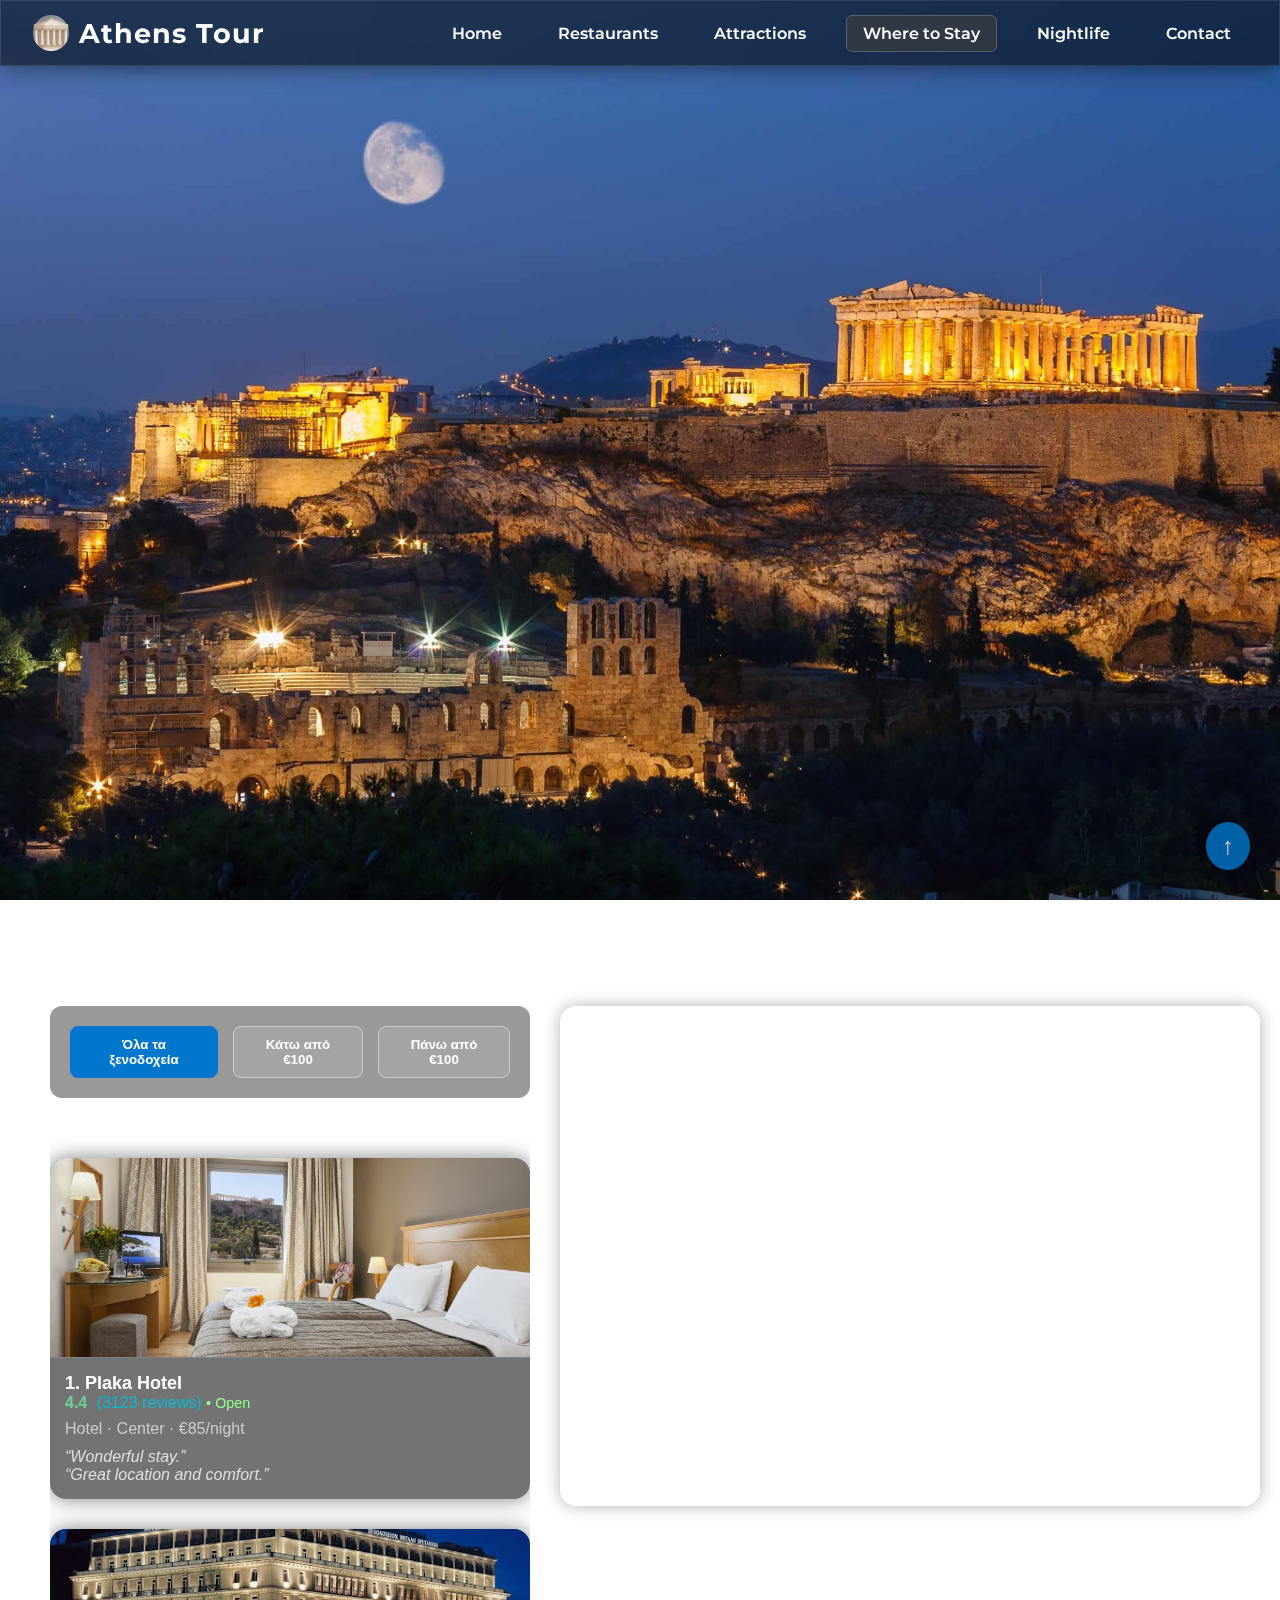
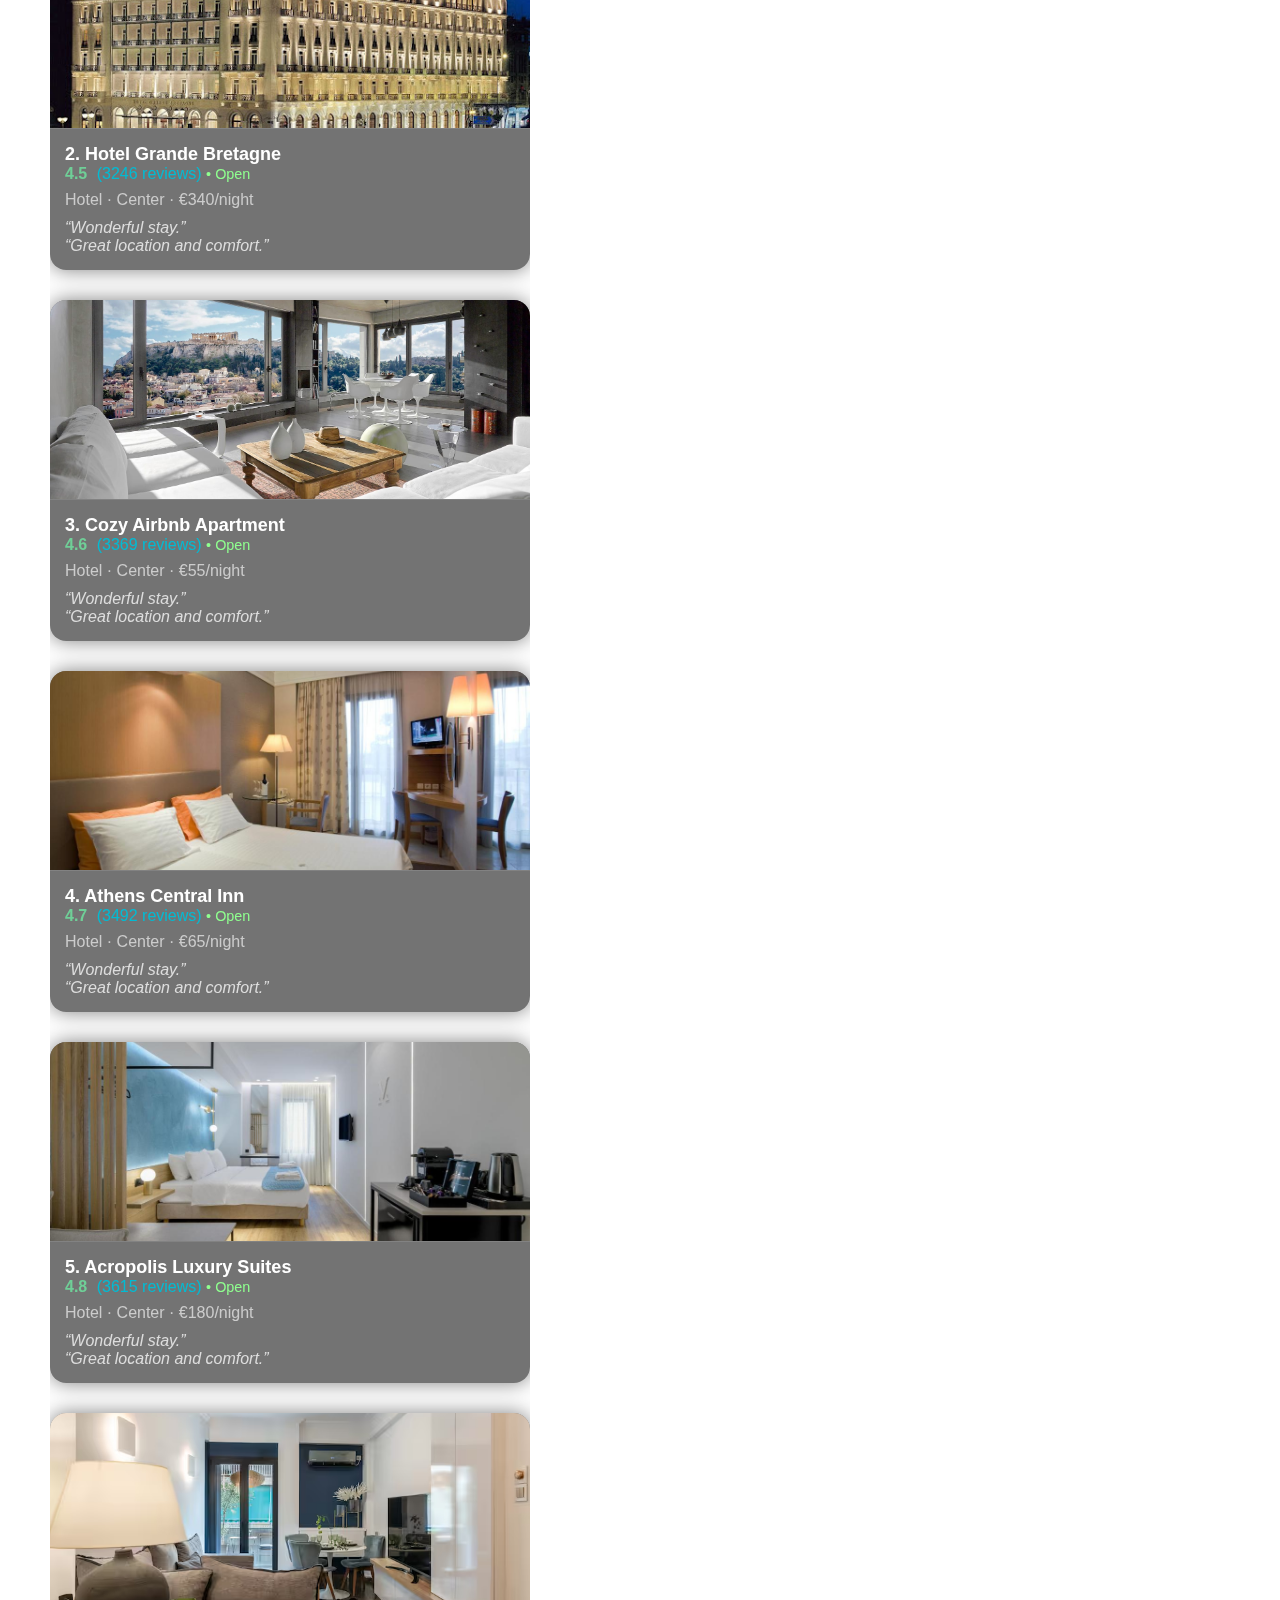
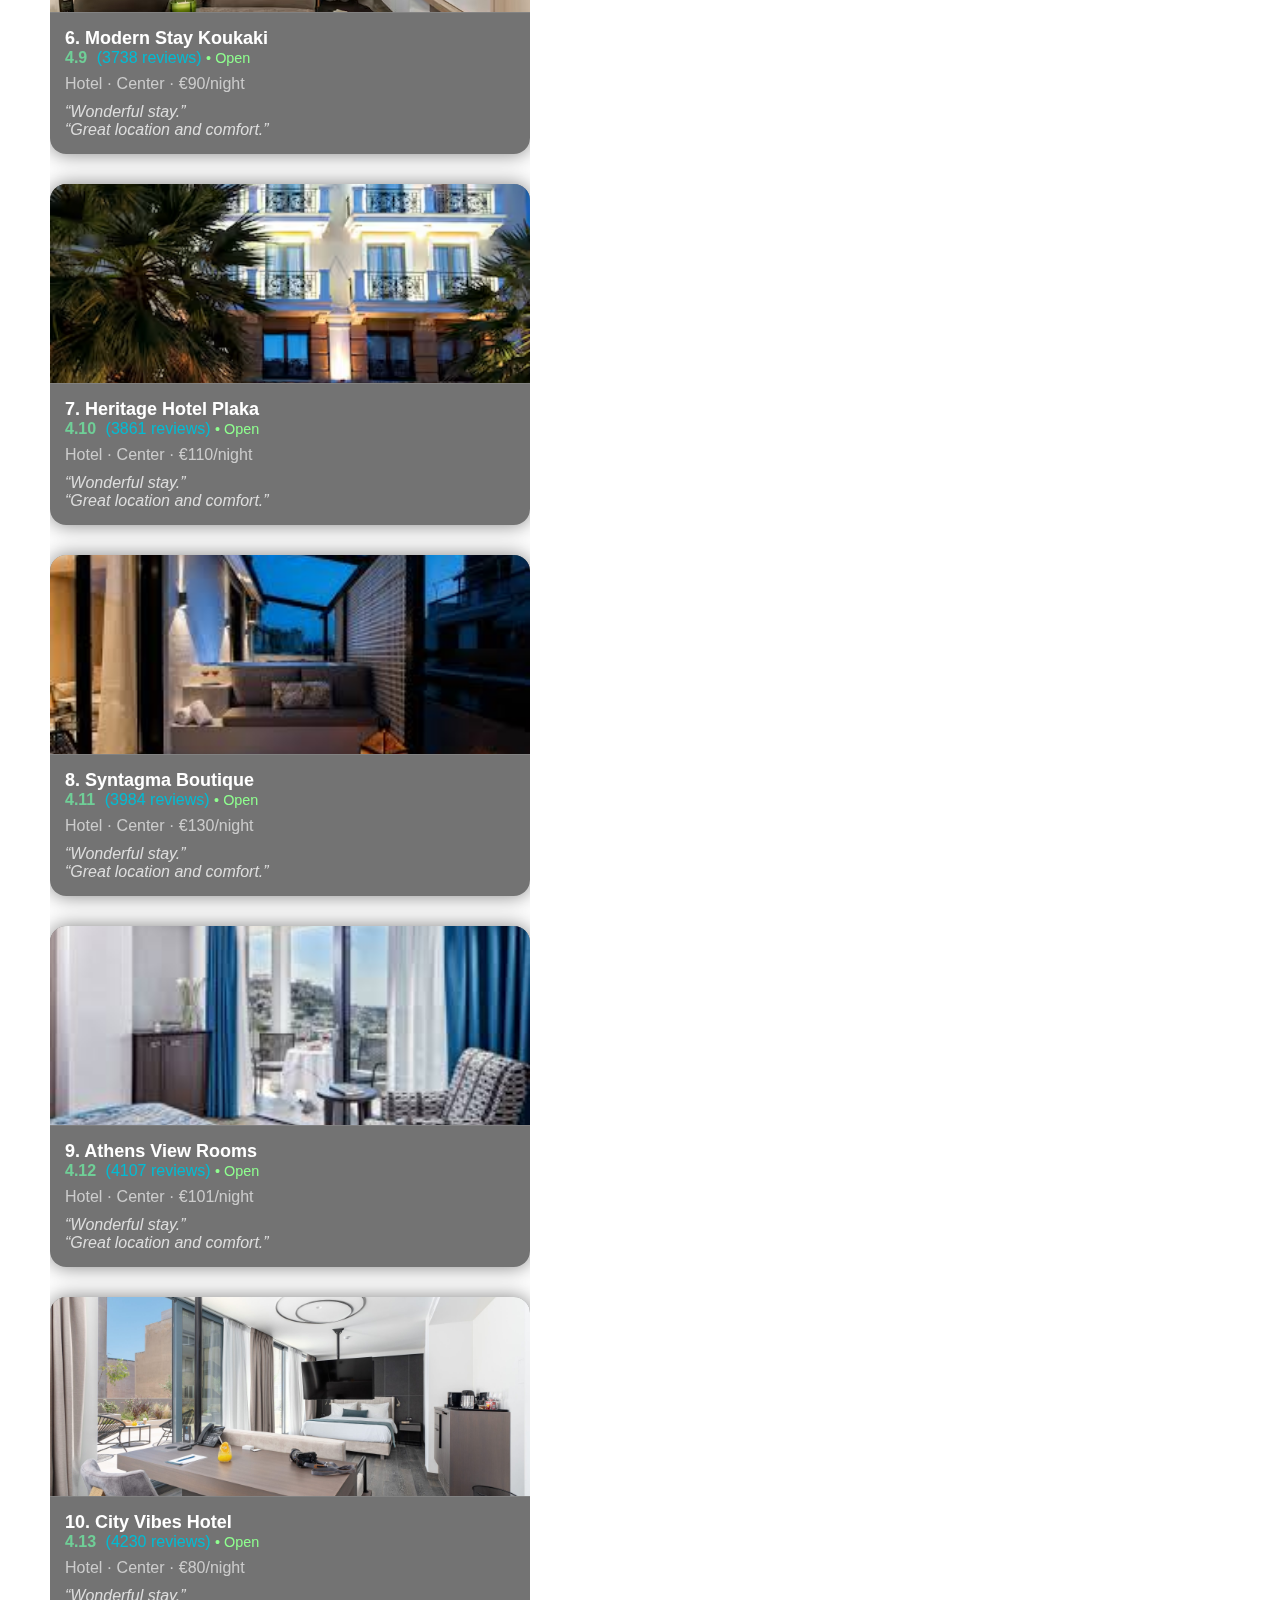
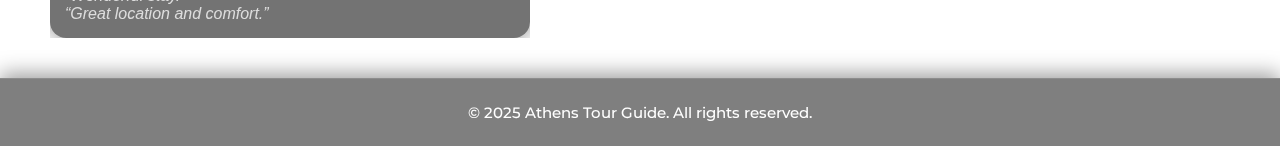
<file: stay.html>
<!DOCTYPE html>
<html lang="en">
<head>
  <meta charset="UTF-8">
  <title>Where to Stay in Athens</title>
   <link rel="icon" type="image/png" href="icons/ath_logo.png">
  <meta name="viewport" content="width=device-width, initial-scale=1.0">
  <link rel="stylesheet" href="css/style.css">
  <link rel="stylesheet" href="css/stay-style.css">
  	<!-- Εισαγωγή της γραμματοσειράς Montserrat από Google Fonts -->
	<link href="https://fonts.googleapis.com/css2?family=Montserrat:wght@400;600&display=swap" rel="stylesheet">
</head>

<body>
  <div class="background-blur"></div>

  <!-- Πλοήγηση -->
  <nav class="navbar">
        <div class="logo">
  <img src="icons/logo.png" alt="Logo" class="logo-img">
  Athens Tour
</div>
    <ul class="nav-links">
      <li><a href="index.html">Home</a></li>
      <li><a href="restaurants.html">Restaurants</a></li>
      <li><a href="attractions.html">Attractions</a></li>
      <li><a href="stay.html" class="active">Where to Stay</a></li>
      <li><a href="nightlife.html">Nightlife</a></li>
      <li><a href="contact.html">Contact</a></li>
    </ul>
    <div class="menu-toggle" id="mobile-menu">☰</div>
  </nav>

  <!-- Εισαγωγή -->
  <header class="hero">
    <div class="hero-box fade-in">
      <div class="hero-content">
        <h1>Best Places to Stay in Athens</h1>
        <p>Top-rated hotels and apartments near the center</p>
        <a href="#stay-section" class="cta-button">Explore Now</a>
      </div>
    </div>
  </header>

  <!-- Κύρια ενότητα ξενοδοχείων -->
  <section class="stay-section" id="stay-section">
    <div id="stay-start"></div>
	
    <div class="stay-grid">

      <!-- Φίλτρο τιμής -->
      <div class="filter-bar" id="filter-bar">
        <button class="filter-btn active" data-filter="all">Όλα τα ξενοδοχεία</button>
        <button class="filter-btn" data-filter="below">Κάτω από €100</button>
        <button class="filter-btn" data-filter="above">Πάνω από €100</button>
      </div>

      <div class="stay" data-price="85">
        <img src="photos_for_stay/plaka-hotel.jpg" alt="Plaka Hotel">
        <div class="stay-info">
          <h2>1. Plaka Hotel</h2>
          <div><span class="rating">4.4</span> <a class="reviews" href="javascript:void(0);">(3123 reviews)</a> <span class="open-status">• Open</span></div>
          <div class="category">Hotel · Center · €85/night</div>
          <div class="quotes">“Wonderful stay.”<br>“Great location and comfort.”</div>
        </div>
      </div>
    
      <div class="stay" data-price="340">
        <img src="photos_for_stay/grande-bretagne.jpg" alt="Hotel Grande Bretagne">
        <div class="stay-info">
          <h2>2. Hotel Grande Bretagne</h2>
          <div><span class="rating">4.5</span> <a class="reviews" href="javascript:void(0);">(3246 reviews)</a> <span class="open-status">• Open</span></div>
          <div class="category">Hotel · Center · €340/night</div>
          <div class="quotes">“Wonderful stay.”<br>“Great location and comfort.”</div>
        </div>
      </div>
    
      <div class="stay" data-price="55">
        <img src="photos_for_stay/airbnb-athens.jpg" alt="Cozy Airbnb Apartment">
        <div class="stay-info">
          <h2>3. Cozy Airbnb Apartment</h2>
          <div><span class="rating">4.6</span> <a class="reviews" href="javascript:void(0);">(3369 reviews)</a> <span class="open-status">• Open</span></div>
          <div class="category">Hotel · Center · €55/night</div>
          <div class="quotes">“Wonderful stay.”<br>“Great location and comfort.”</div>
        </div>
      </div>
    
      <div class="stay" data-price="65">
        <img src="photos_for_stay/athens-central.jpg" alt="Athens Central Inn">
        <div class="stay-info">
          <h2>4. Athens Central Inn</h2>
          <div><span class="rating">4.7</span> <a class="reviews" href="javascript:void(0);">(3492 reviews)</a> <span class="open-status">• Open</span></div>
          <div class="category">Hotel · Center · €65/night</div>
          <div class="quotes">“Wonderful stay.”<br>“Great location and comfort.”</div>
        </div>
      </div>
    
      <div class="stay" data-price="180">
        <img src="photos_for_stay/acropolis-suites.jpg" alt="Acropolis Luxury Suites">
        <div class="stay-info">
          <h2>5. Acropolis Luxury Suites</h2>
          <div><span class="rating">4.8</span> <a class="reviews" href="javascript:void(0);">(3615 reviews)</a> <span class="open-status">• Open</span></div>
          <div class="category">Hotel · Center · €180/night</div>
          <div class="quotes">“Wonderful stay.”<br>“Great location and comfort.”</div>
        </div>
      </div>
    
      <div class="stay" data-price="90">
        <img src="photos_for_stay/koukaki-modern.jpg" alt="Modern Stay Koukaki">
        <div class="stay-info">
          <h2>6. Modern Stay Koukaki</h2>
          <div><span class="rating">4.9</span> <a class="reviews" href="javascript:void(0);">(3738 reviews)</a> <span class="open-status">• Open</span></div>
          <div class="category">Hotel · Center · €90/night</div>
          <div class="quotes">“Wonderful stay.”<br>“Great location and comfort.”</div>
        </div>
      </div>
    
      <div class="stay" data-price="110">
        <img src="photos_for_stay/heritage-plaka.jpg" alt="Heritage Hotel Plaka">
        <div class="stay-info">
          <h2>7. Heritage Hotel Plaka</h2>
          <div><span class="rating">4.10</span> <a class="reviews" href="javascript:void(0);">(3861 reviews)</a> <span class="open-status">• Open</span></div>
          <div class="category">Hotel · Center · €110/night</div>
          <div class="quotes">“Wonderful stay.”<br>“Great location and comfort.”</div>
        </div>
      </div>
    
      <div class="stay" data-price="130">
        <img src="photos_for_stay/syntagma-boutique.jpg" alt="Syntagma Boutique">
        <div class="stay-info">
          <h2>8. Syntagma Boutique</h2>
          <div><span class="rating">4.11</span> <a class="reviews" href="javascript:void(0);">(3984 reviews)</a> <span class="open-status">• Open</span></div>
          <div class="category">Hotel · Center · €130/night</div>
          <div class="quotes">“Wonderful stay.”<br>“Great location and comfort.”</div>
        </div>
      </div>
    
      <div class="stay" data-price="101">
        <img src="photos_for_stay/athens-view.jpg" alt="Athens View Rooms">
        <div class="stay-info">
          <h2>9. Athens View Rooms</h2>
          <div><span class="rating">4.12</span> <a class="reviews" href="javascript:void(0);">(4107 reviews)</a> <span class="open-status">• Open</span></div>
          <div class="category">Hotel · Center · €101/night</div>
          <div class="quotes">“Wonderful stay.”<br>“Great location and comfort.”</div>
        </div>
      </div>
    
      <div class="stay" data-price="80">
        <img src="photos_for_stay/city-vibes.jpg" alt="City Vibes Hotel">
        <div class="stay-info">
          <h2>10. City Vibes Hotel</h2>
          <div><span class="rating">4.13</span> <a class="reviews" href="javascript:void(0);">(4230 reviews)</a> <span class="open-status">• Open</span></div>
          <div class="category">Hotel · Center · €80/night</div>
          <div class="quotes">“Wonderful stay.”<br>“Great location and comfort.”</div>
        </div>
      </div>
    
    </div>
    

    <!-- Χάρτης Google -->
    <div class="map-fixed">
      <iframe src="https://www.google.com/maps/embed?pb=!1m18!1m12!1m3!1d50310.60536916925!2d23.697139687557616!3d37.99083001421568!2m3!1f0!2f0!3f0!3m2!1i1024!2i768!4f13.1!3m3!1m2!1s0x14a1bd1f067043f1%3A0x2736354576668ddd!2zzpHOuM6uzr3OsQ!5e0!3m2!1sel!2sgr!4v1747593573168!5m2!1sel!2sgr" width="700" height="500" style="border:0;" allowfullscreen="" loading="lazy"></iframe>
    </div>
  </section>

  <!-- Κουμπί επιστροφής -->
  <a href="#" class="back-to-top" id="backBtn" title="Go to top">↑</a>

  <!-- footer -->
  <footer>
    &copy; 2025 Athens Tour Guide. All rights reserved.
  </footer>

  <!-- Script φίλτρου τιμής -->
  <script src="js/script.js"></Script>
  <Script>
    document.addEventListener("DOMContentLoaded", function () {
      const buttons = document.querySelectorAll(".filter-btn");
      const stays = document.querySelectorAll(".stay");

      buttons.forEach(btn => {
        btn.addEventListener("click", () => {
          buttons.forEach(b => b.classList.remove("active"));
          btn.classList.add("active");

          const filter = btn.getAttribute("data-filter");

          stays.forEach(stay => {
            const price = parseFloat(stay.getAttribute("data-price"));
            if (
              filter === "all" ||
              (filter === "below" && price < 100) ||
              (filter === "above" && price > 100)
            ) {
              stay.style.display = "flex";
            } else {
              stay.style.display = "none";
            }
          });
        });
      });
    });
  </script>

  <!-- Script για το κουμπί που σε πάει στη κορυφή-->
  <script>
    document.addEventListener("DOMContentLoaded", function () {
      const backBtn = document.getElementById("backBtn");
      const filterBar = document.getElementById("filter-bar");

      backBtn.addEventListener("click", function (e) {
        e.preventDefault();
        const currentY = window.scrollY;
        const targetY = filterBar.getBoundingClientRect().top + window.scrollY;

        if (currentY > targetY + 50) {
          window.scrollTo({ top: targetY - 100, behavior: 'smooth' });
        } else {
          window.scrollTo({ top: 0, behavior: 'smooth' });
        }
      });
    });
  </script>
</body>
</html>
</file>
<file: css/style.css>
/* === Επαναφορά βασικών στυλ === */
* {
  box-sizing: border-box;
  margin: 0;
  padding: 0;
}

/* === Γενικές ρυθμίσεις για το σώμα της σελίδας === */
body {
  background-image: url('../images/acropolis.jpg'); /* φόντο εικόνας */
  background-size: cover;
  background-position: center;
  background-attachment: fixed;
  background-repeat: no-repeat;
  font-family: 'Segoe UI', sans-serif;
  margin: 0;
  color: #ffffff;
  display: flex;
  flex-direction: column;
  overflow-x: hidden;     
  min-height: 100vh; /* για να κρατάει footer στο κάτω μέρος */
}

/* === Πλοήγηση - Navbar (βελτιωμένη και επαγγελματική) === */

/* === Πλοήγηση - Glassmorphic Μαύρη Navbar === */
.navbar {
  display: flex;
  justify-content: space-between;
  align-items: center;
  background: rgba(0, 0, 0, 0.55); /* ημιδιαφανές μαύρο */
  backdrop-filter: blur(10px); /* εφέ θόλωσης πίσω από τη navbar */
  padding: 14px 32px;
  position: sticky;
  top: 0;
  z-index: 1000;
  border: 1px solid rgba(255, 255, 255, 0.1); /* λεπτό περίγραμμα για γυαλάδα */
  box-shadow: 0 4px 20px rgba(0, 0, 0, 0.4); /* σκιά για βάθος */
  font-family: 'Montserrat', sans-serif;
}


.logo {
  color: var(--white);
  font-size: 1.7em;
  font-weight: bold;
  letter-spacing: 1px;
}

.nav-links {
  display: flex;
  list-style: none;
  gap: 24px;
}

.nav-links li a {
  color: var(--white);
  text-decoration: none;
  font-weight: 600;
  padding: 8px 16px;
  border-radius: 6px;
  position: relative;
  overflow: hidden;
  transition: all 0.3s ease-in-out;
}

.nav-links li a::before {
  content: "";
  position: absolute;
  top: 0;
  left: 0;
  width: 0%;
  height: 100%;
  background-color: rgba(255, 255, 255, 0.1);
  z-index: -1;
  transition: width 0.3s ease-in-out;
}

.nav-links li a::before {
  content: "";
  position: absolute;
  inset: 0;
  background-color: rgba(255, 255, 255, 0.15);
  transform: scaleX(0);
  transform-origin: center;
  transition: transform 0.4s ease-in-out;
  z-index: -1;
  backdrop-filter: blur(8px);
  border-radius: 6px;
}

.nav-links li a:hover {
  background: rgba(255, 255, 255, 0.15); /* ημιδιαφανές λευκό */
  color: white; /* παραμένει λευκό */
  backdrop-filter: blur(8px); /* θολό εφέ */
 
  border: 1px solid rgba(255, 255, 255, 0.2); /* διακριτικό περίγραμμα */
  transform: none;
  box-shadow: none;
}

/* === Στυλ για το ενεργό link στο navbar === */
.nav-links li a.active {
  background-color: rgba(255, 255, 255, 0.15);
  color: white;
  font-weight: 600;
  border-radius: 6px;
  pointer-events: none;
  backdrop-filter: blur(8px);
  border: 1px solid rgba(255, 255, 255, 0.2);
}

.menu-toggle {
  display: none;
  font-size: 2em;
  color: white;
  cursor: pointer;
}

/* === Ενότητα εισαγωγής (hero) === */
.hero {
  padding: 40px 20px;
  background-color: var(--background-light);
  text-align: center;
}

.hero-content h1 {
  font-size: 28px;
  margin-bottom: 10px;
  text-shadow: none;
}

.hero-content p {
  font-size: 1.2em;
  margin-top: 10px;
}

.cta-button {
  display: inline-block;
  padding: 12px 24px;
  background-color: var(--secondary-color);
  color: white;
  border-radius: 6px;
  font-weight: bold;
  margin-top: 20px;
  text-decoration: none;
  transition: background 0.3s ease;
}

.cta-button:hover {
  background-color: var(--hover-color);
}

/* === Κεντρική διάταξη περιεχομένου === */
.container {
  max-width: 1000px;
  margin: 40px auto;
  padding: 0 20px;
  background: linear-gradient(to bottom, var(--white) 0%, #f3f7fb 100%);
}

.section-title {
  text-align: center;
  margin-bottom: 30px;
  color: var(--primary-color);
}

.cards {
  display: flex;
  flex-wrap: wrap;
  gap: 20px;
  justify-content: center;
}

.card {
  background-color: var(--card-bg);
  border-radius: 12px;
  padding: 30px;
  width: 280px;
  text-align: center;
  transition: transform 0.3s ease, box-shadow 0.3s ease;
  opacity: 0;
  transform: translateY(30px);
}

.card.visible {
  opacity: 1;
  transform: translateY(0);
}

.card a {
  text-decoration: none;
  color: var(--primary-color);
  font-size: 1.2em;
  font-weight: bold;
  display: block;
  margin-top: 10px;
}

.card span {
  font-size: 2.5em;
}

/* === Υποσέλιδο === */
footer {
  width: 100vw; /* πιάνει όλη την οθόνη */
  background: rgba(0, 0, 0, 0.5); /* μαύρο με διαφάνεια */
  backdrop-filter: blur(10px);
  color: white;
  text-align: center;
  padding: 24px 0;
  font-family: 'Montserrat', sans-serif;
  font-weight: 500;
  font-size: 0.95em;
  border-top: 1px solid rgba(255, 255, 255, 0.1);
  box-shadow: 0 -4px 20px rgba(0, 0, 0, 0.4);
  position: relative;
  left: 0;
}

.footer-link {
  display: inline-block;
  margin-top: 5px;
  color: rgba(255, 255, 255, 0.8);
  font-size: 0.9em;
  cursor: pointer;
  transition: color 0.3s ease;
}

/* === Responsive σχεδίαση για κινητά === */
@media (max-width: 768px) {
  .hero-content h1 {
    font-size: 2.2em;
  }

  .cards {
    flex-direction: column;
    align-items: center;
  }

  .card {
    width: 100%;
    max-width: 90%;
  }

  .nav-links {
    display: none;
    flex-direction: column;
    background-color: #000000; /* μαύρο φόντο για το μενού */
    position: absolute;
    top: 60px;
    right: 20px;
    width: 220px;
    padding: 16px;
    border-radius: 8px;
    box-shadow: 0 4px 10px rgba(0, 0, 0, 0.4);
  }

  .nav-links.active {
    display: flex;
  }

  .menu-toggle {
    display: block;
  }
}

/* === Εφέ φόντου με θόλωμα === */
.background-blur {
  position: fixed;
  inset: 0;
  background-image: url('../images/acropolis.jpg');
  background-size: cover;
  background-position: center;
  background-repeat: no-repeat;
  z-index: 0;
  filter: blur(0px);
  animation: blurIn 1.5s ease-in-out forwards;
  pointer-events: none;
  transition: background-image 1s ease-in-out, filter 1s ease-in-out;
}

@keyframes blurIn {
  0% { filter: blur(0px); }
  100% { filter: blur(6px); }
}

/* Όλο το περιεχόμενο να εμφανίζεται πάνω από το blur */
nav,
footer,
.main-content,
.container,
.hero,
.section,
.contact-container {
  position: relative;
  z-index: 1;
}

/* Εφέ εμφάνισης fade-in */
.fade-in {
  opacity: 0;
  animation: fadeIn 1s ease-in forwards;
}

@keyframes fadeIn {
  to { opacity: 1; }
}

#nightlife-list {
  scroll-margin-top: 100px; /* αφήνει περιθώριο κάτω από το navbar */
}

#attraction-list {
  scroll-margin-top: 100px; /* αφήνει περιθώριο κάτω από το navbar */
}

.logo {
  display: flex;
  align-items: center;
  gap: 10px; /* απόσταση ανάμεσα στο logo και το κείμενο */
  color: var(--white);
  font-size: 1.7em;
  font-weight: bold;
  letter-spacing: 1px;
}

.logo-img {
  height: 36px; 
  width: auto;
  border-radius: 6px; 
}


.hero-box {
  margin-left: auto;
  margin-right: auto;
  max-width: 900px;
  text-align: center;
  padding: 20px;
}

.hero-content {
  width: 100%;
  max-width: 900px;
  margin: 0 auto;
  text-align: center;
}
.section-heading {
  font-size: 2em;
  color: white;
  text-align: center;
  margin-bottom: 16px;
}

.section-description {
  max-width: 800px;
  margin: 0 auto 48px auto;
  font-size: 1.1em;
  color: rgba(255, 255, 255, 0.85);
  text-align: center;
  line-height: 1.6;
}
</file>
<file: css/restaurants-style.css>
/* === Διάταξη grid για τις κάρτες εστιατορίων === */
.restaurant-grid {
  display: grid; /* χρησιμοποιούμε grid για responsive εμφάνιση */
  grid-template-columns: repeat(auto-fit, minmax(400px, 1fr)); /* 2 στήλες εάν χωράνε */
  justify-content: center; /* κεντράρισμα περιεχομένου */
  gap: 30px; /* απόσταση μεταξύ καρτών */
  padding: 20px;
  max-width: 1100px;
  margin: 0 auto; /* κέντρο σελίδας */
}

/* === Στυλ για κάθε κάρτα εστιατορίου === */
.restaurant {
  display: flex;
  flex-direction: column;
  background: rgba(0, 0, 0, 0.55); /* ημιδιαφανές μαύρο */
  border-radius: 16px;
  box-shadow: 0 0 20px rgba(0, 0, 0, 0.5);
  overflow: hidden;
  backdrop-filter: blur(4px); /* "glass" effect */
  color: #f0f0f0;
  transition: transform 0.3s ease, box-shadow 0.3s ease;
}

.restaurant:hover {
  transform: translateY(-5px);
  box-shadow: 0 0 25px rgba(255, 255, 255, 0.1);
}

.restaurant img {
  width: 100%;
  height: 200px;
  object-fit: cover; /* διατηρεί αναλογίες εικόνας */
  border-bottom: 1px solid rgba(255, 255, 255, 0.1);
}

.restaurant-info {
  padding: 15px;
  flex: 1;
}

.restaurant-info h2 {
  margin: 0;
  font-size: 18px;
  color: #ffffff;
}

.rating {
  color: #6fcf97; /* πράσινο για θετικές αξιολογήσεις */
  font-weight: bold;
}

.reviews {
  color: #00bcd4; /* μπλε για εμφανίσεις links */
  text-decoration: none;
  margin-left: 5px;
}

.category {
  color: #cccccc;
  margin: 8px 0;
}

.quotes {
  font-style: italic;
  color: #dddddd;
  margin-top: 10px;
}

.open-status {
  color: #8fff8f; /* φωτεινό πράσινο */
  font-size: 0.9em;
}

/* === Ενότητα hero === */
.hero {
  height: 100vh;
  display: flex;
  flex-direction: column;
  justify-content: center;
  align-items: center;
  background-color: transparent;
  text-align: center;
  padding: 0 20px;
}

.hero-content h1 {
  font-size: 28px;
  margin-bottom: 10px;
  text-shadow: none;
  color: #ffffff;
}

/* === Κουμπί explore === */
.cta-button {
  display: inline-block;
  margin-top: 25px;
  padding: 10px 20px;
  background-color: #0077cc;
  color: white;
  text-decoration: none;
  border-radius: 6px;
  transition: background-color 0.3s ease;
}

.cta-button:hover {
  background-color: #005fa3;
}

/* === Κεντρικό container της σελίδας === */
.container {
  background: transparent;
  padding: 0 20px;
  margin: 0 auto;
}

/* === Smooth scroll στο anchor === */
html {
  scroll-behavior: smooth;
}

/* === Εφέ fade-in === */
.fade-in {
  opacity: 0;
  animation: fadeIn 1.2s ease-out forwards;
}

@keyframes fadeIn {
  to {
    opacity: 1;
  }
}

/* === Πλαίσιο γύρω από την εισαγωγή (hero box) === */
.hero-box {
  background-color: rgba(0, 0, 0, 0.4);
  backdrop-filter: blur(4px);
  padding: 80px;
  border-radius: 16px;
  box-shadow: 0 0 20px rgba(0, 0, 0, 0.4);
  max-width: 800px;
  margin: 0 auto;
  text-align: center;
  z-index: 1;
  position: relative;
}

/* === Για να μην "χάνεται" το anchor από το navbar === */
#restaurant-list {
  scroll-margin-top: 100px;
}

/* === Κουμπί επιστροφής στην κορυφή === */
.back-to-top {
  position: fixed;
  bottom: 30px;
  right: 30px;
  background-color: #0077cc;
  color: white;
  font-size: 24px;
  padding: 10px 16px;
  border-radius: 50%;
  text-decoration: none;
  box-shadow: 0 0 10px rgba(0,0,0,0.3);
  transition: background-color 0.3s, transform 0.2s;
  z-index: 10;
  opacity: 0.8;
}

.back-to-top:hover {
  background-color: #005fa3;
  transform: scale(1.1);
  opacity: 1;
}

/* === Responsive προσαρμογές για μικρές οθόνες === */
@media (max-width: 600px) {
  .hero-box {
    padding: 40px 20px;
    max-width: 90%;
  }

  .restaurant-grid {
    grid-template-columns: 1fr;
    padding: 10px;
  }

  .restaurant {
    border-radius: 12px;
  }

  .restaurant-info h2 {
    font-size: 16px;
  }

  .quotes {
    font-size: 14px;
  }

  .cta-button {
    font-size: 16px;
    padding: 10px 16px;
  }

  .back-to-top {
    bottom: 20px;
    right: 20px;
    font-size: 20px;
  }
}

.main-footer {
  background-color: #0d3b66; /* Σκούρο μπλε για επαγγελματική εμφάνιση */
  color: white;
  padding: 40px 20px;
  font-family: Arial, sans-serif;
}

.footer-container {
  display: flex;
  flex-wrap: wrap; /* Για responsiveness */
  justify-content: space-between;
  max-width: 1200px;
  margin: auto;
}

.footer-column {
  flex: 1;
  min-width: 250px;
  margin-bottom: 20px;
}

.footer-column h3,
.footer-column h4 {
  margin-bottom: 15px;
  font-weight: bold;
}

.footer-column ul {
  list-style: none;
  padding: 0;
}

.footer-column ul li {
  margin-bottom: 10px;
}

.footer-column ul li a {
  color: white;
  text-decoration: none;
}

.footer-column ul li a:hover {
  text-decoration: underline;
  color: #00bcd4; /* Γαλάζιο hover effect */
}

.footer-bottom {
  text-align: center;
  padding-top: 20px;
  border-top: 1px solid #ffffff33; /* Απαλό λευκό για διαχωριστική γραμμή */
  margin-top: 30px;
  font-size: 14px;
}
</file>
<file: css/index-style.css>
.container {
  max-width: 1200px;
  margin: 80px auto 120px auto; 
  padding: 40px 20px;
}

.cards {
  display: flex;
  flex-wrap: wrap;
  justify-content: center;
  gap: 36px;
  margin-top: 60px;
  overflow-x: visible; 
}
.card {
  background: rgba(255, 255, 255, 0.08);
  backdrop-filter: blur(8px);
  border-radius: 16px;
  padding: 20px;
  width: 300px;
  max-width: 100%;
  color: white;
  text-align: center;
  box-shadow: 0 4px 20px rgba(0, 0, 0, 0.3);
  transition: transform 0.3s ease;
}

.card:hover {
  transform: translateY(-6px);
}

.card img {
  width: 100%;
  height: 180px;
  object-fit: cover;
  border-radius: 12px;
  margin-bottom: 12px;
}

.card h2 {
  font-size: 1.4em;
  margin-bottom: 10px;
}

.card p {
  font-size: 0.95em;
  margin-bottom: 16px;
  line-height: 1.4;
}

.card a {
  display: inline-block;
  background-color: var(--hover-color);
  color: white;
  padding: 8px 16px;
  border-radius: 6px;
  font-weight: 600;
  text-decoration: none;
}

.card-link {
  text-decoration: none;
  color: inherit;
  display: block;
}

.slideshow {
  position: relative;
  width: 100%;
  max-width: 1000px;
  height: 400px;
  margin: 60px auto;
  overflow: hidden;
  border-radius: 16px;
  box-shadow: 0 4px 20px rgba(0, 0, 0, 0.4);
}

.slide {
  position: absolute;
  width: 100%;
  height: 100%;
  object-fit: cover;
  opacity: 0;
  transition: opacity 1s ease-in-out;
}

.slide.active {
  opacity: 1;
  z-index: 1;
}

.background-blur {
  position: fixed;
  inset: 0;
  background-size: cover;
  background-position: center;
  background-repeat: no-repeat;
  z-index: 0;
  animation: blurIn 1.5s ease-in-out forwards;
  transition: background-image 1s ease-in-out; /* smooth αλλαγή */
}
@keyframes blurIn {
  0% { filter: blur(0px); }
  100% { filter: blur(2px); } 
}
</file>
<file: css/contact-style.css>
body {
  background-image: url('../images/acropolis.jpg');
  background-size: cover;
  background-position: center;
  background-attachment: fixed;
  background-repeat: no-repeat;
  font-family: 'Segoe UI', sans-serif;
  margin: 0;
  color: #f0f0f0;
}

.contact-container {
  max-width: 720px;
  margin: 60px auto;
  background-color: rgba(0, 0, 0, 0.55);
  padding: 40px;
  border-radius: 16px;
  box-shadow: 0 0 18px rgba(0, 0, 0, 0.5);
  color: #eaeaea;
}

.contact-container h2 {
  font-size: 24px;
  text-transform: uppercase;
  border-bottom: 2px solid #aaa;
  padding-bottom: 5px;
  margin-bottom: 30px;
  color: #ffffff;
}

label {
  font-size: 13px;
  margin-bottom: 5px;
  color: #dddddd;
  font-weight: normal;
}

input, textarea {
  background-color: rgba(255, 255, 255, 0.07);
  border: 1px solid #888;
  color: #ffffff;
  padding: 10px;
  border-radius: 5px;
  font-size: 15px;
}

input:focus, textarea:focus {
  border-color: #bbbbbb;
  background-color: rgba(255, 255, 255, 0.12);
  outline: none;
}

.btn {
  padding: 10px 20px;
  border-radius: 6px;
  cursor: pointer;
  font-weight: 600;
  font-size: 14px;
  letter-spacing: 0.5px;
}

.btn-primary {
  background-color: #336699;
  color: white;
  border: none;
}

.btn-primary:hover {
  background-color: #2b5c8a;
}

.btn-secondary {
  background-color: transparent;
  border: 1px solid #aaa;
  color: #ccc;
}

.btn-secondary:hover {
  background-color: rgba(255, 255, 255, 0.05);
}

.social-icons {
  margin-top: 30px;
  display: flex;
  gap: 15px;
}

.social-icons img {
  width: 26px;
  height: 26px;
  opacity: 0.7;
  transition: transform 0.3s ease, opacity 0.3s ease;
}

.social-icons img:hover {
  transform: scale(1.1);
  opacity: 1;
}

.contact-container {
  max-width: 720px;
  width: 90%;
  margin: 60px auto; /* αυτό το "auto" κεντράρει */
  background-color: rgba(0, 0, 0, 0.55);
  padding: 40px;
  border-radius: 16px;
  box-shadow: 0 0 18px rgba(0, 0, 0, 0.5);
  color: #eaeaea;
}

.form-row {
  display: flex;
  flex-wrap: wrap;
  gap: 20px; /* Απόσταση μεταξύ Name & Email */
  margin-bottom: 20px;
}

.form-group {
  flex: 1;
  display: flex;
  flex-direction: column;
}

.form-buttons {
  display: flex;
  gap: 15px;
  margin-top: 30px;
}

input:focus, textarea:focus {
  border: 1px solid #ffffff;
  box-shadow: 0 0 5px #ffffff;
}

@media (max-width: 600px) {
  .form-row {
    flex-direction: column;
  }

  .btn {
    width: 100%;
  }

  .form-buttons {
    flex-direction: column;
    align-items: stretch;
  }
}

    .restaurant-grid {
      display: grid;
      grid-template-columns: repeat(auto-fit, minmax(320px, 1fr));
      gap: 20px;
      margin-top: 20px;
    }

    .restaurant {
      display: flex;
      flex-direction: column;
      background: #fff;
      border-radius: 10px;
      box-shadow: 0 2px 6px rgba(0,0,0,0.1);
      overflow: hidden;
    }

    .restaurant img {
      width: 100%;
      height: 200px;
      object-fit: cover;
    }

    .restaurant-info {
      padding: 15px;
      flex: 1;
    }

    .restaurant-info h2 {
      margin: 0;
      font-size: 18px;
    }

    .rating {
      color: green;
      font-weight: bold;
    }

    .reviews {
      color: #007b7b;
      text-decoration: none;
      margin-left: 5px;
    }

    .category {
      color: #666;
      margin: 8px 0;
    }

    .quotes {
      font-style: italic;
      color: #333;
      margin-top: 10px;
    }

    .open-status {
      color: #008000;
      font-size: 0.9em;
    }
    .hero {
  padding: 40px 20px;
  background-color: #f4f4f4; /* optional background */
  text-align: center;
}

.hero-content h1 {
  font-size: 28px;
  margin-bottom: 10px;
  text-shadow: none;
}

.main-footer {
  background-color: #0d3b66; /* Σκούρο μπλε για επαγγελματική εμφάνιση */
  color: white;
  padding: 40px 20px;
  font-family: Arial, sans-serif;
}

.footer-container {
  display: flex;
  flex-wrap: wrap; /* Για responsiveness */
  justify-content: space-between;
  max-width: 1200px;
  margin: auto;
}

.footer-column {
  flex: 1;
  min-width: 250px;
  margin-bottom: 20px;
}

.footer-column h3,
.footer-column h4 {
  margin-bottom: 15px;
  font-weight: bold;
}

.footer-column ul {
  list-style: none;
  padding: 0;
}

.footer-column ul li {
  margin-bottom: 10px;
}

.footer-column ul li a {
  color: white;
  text-decoration: none;
}

.footer-column ul li a:hover {
  text-decoration: underline;
  color: #00bcd4; /* Γαλάζιο hover effect */
}

.footer-bottom {
  text-align: center;
  padding-top: 20px;
  border-top: 1px solid #ffffff33; /* Απαλό λευκό για διαχωριστική γραμμή */
  margin-top: 30px;
  font-size: 14px;
}
</file>
<file: css/stay-style.css>
/* === .stay-section ===
   Διάταξη κύριου περιεχομένου: λίστα ξενοδοχείων και χάρτης σε δύο στήλες (flex)
*/
.stay-section {
  display: flex;
  align-items: flex-start;
  gap: 30px;
  padding: 40px 20px;
}

/* === .stay-grid ===
   Περιέχει όλα τα ξενοδοχεία κάθετα ως λίστα (flex column)
*/
.stay-grid {
  display: flex;              
  flex-direction: column;     
  gap: 30px;                  
  flex: 1;                    
  width: 100%;                
  overflow-y: auto;           
}
/* === .stay ===
   Κάθε κάρτα ξενοδοχείου: φόντο, στυλ, περιθώρια, εφέ hover
*/
.stay {
  display: flex;
  flex-direction: column;
  background: rgba(0, 0, 0, 0.55);
  border-radius: 16px;
  box-shadow: 0 0 20px rgba(0, 0, 0, 0.5);
  overflow: hidden;
  backdrop-filter: blur(4px);
  color: #f0f0f0;
  transition: transform 0.3s ease, box-shadow 0.3s ease;
}
.stay:hover {
  transform: translateY(-5px);
  box-shadow: 0 0 25px rgba(255, 255, 255, 0.1);
}

/* === Εικόνα ξενοδοχείου === */
.stay img {
  width: 100%;
  height: 200px;
  object-fit: cover;
  border-bottom: 1px solid rgba(255, 255, 255, 0.1);
}

/* === .stay-info ===
   Πληροφορίες ξενοδοχείου: τίτλος, τιμή, κατηγορία, κριτικές
*/
.stay-info {
  padding: 15px;
  flex: 1;
}
.stay-info h2 {
  margin: 0;
  font-size: 18px;
  color: #ffffff;
}

/* === Επιμέρους στοιχεία πληροφορίας === */
.rating {
  color: #6fcf97;
  font-weight: bold;
}
.reviews {
  color: #00bcd4;
  text-decoration: none;
  margin-left: 5px;
}
.category {
  color: #cccccc;
  margin: 8px 0;
}
.quotes {
  font-style: italic;
  color: #dddddd;
  margin-top: 10px;
}
.open-status {
  color: #8fff8f;
  font-size: 0.9em;
}

/* === Εισαγωγικό hero section με τίτλο και κουμπί === */
.hero {
  height: 100vh;
  display: flex;
  flex-direction: column;
  justify-content: center;
  align-items: center;
  background-color: transparent;
  text-align: center;
  padding: 0 20px;
}
.hero-content h1 {
  font-size: 28px;
  margin-bottom: 10px;
  text-shadow: none;
  color: #ffffff;
}
.hero-box {
  background-color: rgba(0, 0, 0, 0.4);
  backdrop-filter: blur(4px);
  padding: 80px;
  border-radius: 16px;
  box-shadow: 0 0 20px rgba(0, 0, 0, 0.4);
  max-width: 800px;
  margin: 0 auto;
  text-align: center;
  z-index: 1;
  position: relative;
}

/* === .cta-button ===
   Κουμπί "Explore Now"
*/
.cta-button {
  display: inline-block;
  margin-top: 25px;
  padding: 10px 20px;
  background-color: #0077cc;
  color: white;
  text-decoration: none;
  border-radius: 6px;
  transition: background-color 0.3s ease;
}
.cta-button:hover {
  background-color: #005fa3;
}

/* === .back-to-top ===
   Στρογγυλό κουμπί που εμφανίζεται κάτω δεξιά για επιστροφή
*/
.back-to-top {
  position: fixed;
  bottom: 30px;
  right: 30px;
  background-color: #0077cc;
  color: white;
  font-size: 24px;
  padding: 10px 16px;
  border-radius: 50%;
  text-decoration: none;
  box-shadow: 0 0 10px rgba(0,0,0,0.3);
  transition: background-color 0.3s, transform 0.2s;
  z-index: 10;
  opacity: 0.8;
}
.back-to-top:hover {
  background-color: #005fa3;
  transform: scale(1.1);
  opacity: 1;
}

/* === .map-fixed ===
   Google Map σταθερός δεξιά, με border radius και shadow
*/
.map-fixed {
  width: 700px;
  height: 500px;
  position: sticky;
  top: 100px;
  border-radius: 16px;
  overflow: hidden;
  box-shadow: 0 0 16px rgba(0,0,0,0.3);
}

/* === .filter-bar ===
   Γραμμή φίλτρου για τιμή ξενοδοχείων
*/
.filter-bar {
  display: flex;
  justify-content: center;
  align-items: center;
  gap: 15px;
  padding: 20px;
  margin: 0 auto 30px auto;
  background-color: rgba(0, 0, 0, 0.4);
  border-radius: 12px;
  z-index: 2;
}

/* === .filter-btn ===
   Κουμπιά φίλτρου: default, hover, active
*/
.filter-btn {
  padding: 10px 18px;
  background-color: rgba(255,255,255,0.1);
  border: 1px solid #ccc;
  color: white;
  border-radius: 8px;
  cursor: pointer;
  transition: 0.3s;
  font-weight: bold;
}
.filter-btn:hover,
.filter-btn.active {
  background-color: #0077cc;
  border-color: #0077cc;
}

/* === Εφέ fade-in στην εισαγωγή === */
.fade-in {
  opacity: 0;
  animation: fadeIn 1.2s ease-out forwards;
}
@keyframes fadeIn {
  to {
    opacity: 1;
  }
}

/* === Απόσταση anchor scroll από πάνω (π.χ. explore now) === */
#stay-section {
  scroll-margin-top: 75px;
}

/* === Ενεργοποίηση smooth scroll σε όλη τη σελίδα === */
html {
  scroll-behavior: smooth;
}

/* === Responsive διορθώσεις === */
@media (max-width: 1024px) {
  .stay-section {
    flex-direction: column;
  }
  .map-fixed {
    width: 100%;
    height: 400px;
    position: relative;
    top: 0;
  }
}
@media (max-width: 600px) {
  .hero-box {
    padding: 40px 20px;
    max-width: 90%;
  }
  .stay {
    border-radius: 12px;
  }
  .stay-info h2 {
    font-size: 16px;
  }
  .quotes {
    font-size: 14px;
  }
  .cta-button {
    font-size: 16px;
    padding: 10px 16px;
  }
  .back-to-top {
    bottom: 20px;
    right: 20px;
    font-size: 20px;
  }
}
</file>
